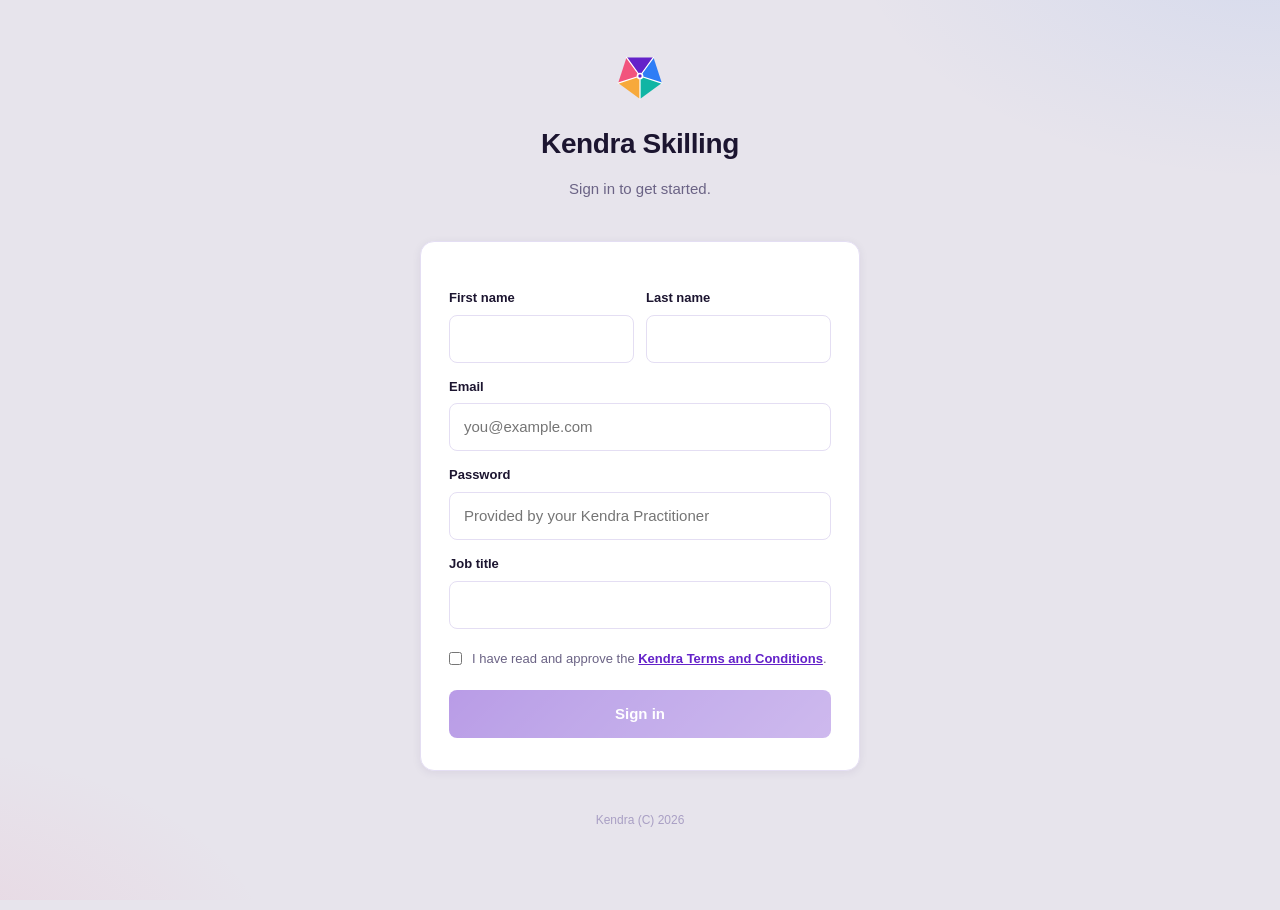
<file: index.html>
<!DOCTYPE html>
<html lang="en">
<head>
<meta charset="UTF-8">
<meta name="viewport" content="width=device-width, initial-scale=1.0">
<title>Kendra Skilling</title>
<link rel="icon" type="image/svg+xml" href="favicon.svg">
<style>
  *, *::before, *::after { box-sizing: border-box; margin: 0; padding: 0; }

  :root {
    --k-purple: #6422C9;
    --k-blue:   #2E7DF6;
    --k-teal:   #10B5A4;
    --k-gold:   #F7A93B;
    --k-coral:  #F2547D;

    --bg: #E7E4EC;
    --surface: #FFFFFF;
    --border: #E4DEF3;
    --text-primary: #1C1530;
    --text-secondary: #6B6385;
    --text-muted: #A99FC4;
    --accent: #6422C9;
    --accent-hover: #4E1AA0;
    --accent-light: #F1EAFB;
    --radius: 14px;
    --radius-sm: 8px;
    --shadow-card: 0 2px 10px rgba(38,18,80,.07);
    --font: 'Plus Jakarta Sans', -apple-system, BlinkMacSystemFont, 'Segoe UI', sans-serif;
    --transition: 180ms cubic-bezier(.4,0,.2,1);
  }

  @import url('https://fonts.googleapis.com/css2?family=Plus+Jakarta+Sans:wght@500;600;700;800&display=swap');

  body {
    font-family: var(--font);
    background:
      radial-gradient(720px 420px at 100% -8%, rgba(46,125,246,.10), transparent 60%),
      radial-gradient(640px 380px at -8% 108%, rgba(242,84,125,.10), transparent 60%),
      var(--bg);
    background-attachment: fixed;
    color: var(--text-primary);
    min-height: 100vh;
    line-height: 1.6;
    font-size: 15px;
    -webkit-font-smoothing: antialiased;
  }

  @keyframes markPulse {
    0%, 100% { transform: scale(1) rotate(0deg); }
    50% { transform: scale(1.05) rotate(3deg); }
  }
  @keyframes fadeInUp {
    from { opacity: 0; transform: translateY(14px); }
    to   { opacity: 1; transform: translateY(0); }
  }
  @media (prefers-reduced-motion: reduce) {
    *, *::before, *::after { animation-duration: .001ms !important; animation-iteration-count: 1 !important; transition-duration: .001ms !important; }
  }

  .app-shell {
    max-width: 860px;
    margin: 0 auto;
    padding: 48px 20px 80px;
  }

  .hub-header {
    text-align: center;
    margin-bottom: 40px;
    animation: fadeInUp 420ms cubic-bezier(.4,0,.2,1) both;
  }
  .hub-header .icon {
    margin-bottom: 18px;
    display: flex;
    justify-content: center;
  }
  .hub-header .icon svg {
    animation: markPulse 3.6s ease-in-out infinite;
  }
  .hub-header h1 {
    font-size: 28px;
    font-weight: 800;
    letter-spacing: -.4px;
    color: var(--text-primary);
    margin-bottom: 10px;
  }
  .hub-header p {
    color: var(--text-secondary);
    font-size: 15px;
    max-width: 480px;
    margin: 0 auto;
  }

  .hub-header p#hub-tip {
    margin-top: 6px;
    font-size: 13px;
    color: var(--text-muted);
  }

  .assessment-grid {
    display: grid;
    grid-template-columns: 1fr 1fr;
    gap: 20px;
  }
  @media (max-width: 640px) {
    .assessment-grid { grid-template-columns: 1fr; }
  }

  .assessment-card {
    background: var(--surface);
    border: 1px solid var(--border);
    border-radius: var(--radius);
    box-shadow: var(--shadow-card);
    padding: 32px 28px;
    display: flex;
    flex-direction: column;
    text-decoration: none;
    color: inherit;
    transition: transform var(--transition), box-shadow var(--transition), border-color var(--transition);
    animation: fadeInUp 480ms cubic-bezier(.4,0,.2,1) both;
  }
  .assessment-card:nth-child(2) { animation-delay: 60ms; }
  .assessment-card:hover {
    transform: translateY(-3px);
    box-shadow: 0 8px 24px rgba(38,18,80,.14);
    border-color: var(--card-color, var(--accent));
  }

  .card-icon {
    width: 52px;
    height: 52px;
    border-radius: var(--radius-sm);
    display: flex;
    align-items: center;
    justify-content: center;
    font-size: 24px;
    margin-bottom: 20px;
    background: linear-gradient(135deg, var(--card-color, var(--k-purple)) 0%, color-mix(in srgb, var(--card-color, var(--k-purple)) 55%, #fff) 100%);
    color: #fff;
  }

  .card-title {
    font-size: 18px;
    font-weight: 700;
    color: var(--text-primary);
    margin-bottom: 8px;
    letter-spacing: -.2px;
  }
  .card-desc {
    font-size: 14px;
    color: var(--text-secondary);
    line-height: 1.6;
    margin-bottom: 24px;
    flex: 1;
  }

  .card-cta {
    display: inline-flex;
    align-items: center;
    justify-content: center;
    gap: 8px;
    padding: 12px 20px;
    border-radius: var(--radius-sm);
    font-size: 14px;
    font-weight: 600;
    font-family: var(--font);
    background: linear-gradient(135deg, var(--card-color, var(--k-purple)), color-mix(in srgb, var(--card-color, var(--k-purple)) 70%, #fff));
    color: #fff;
    transition: all var(--transition);
  }
  .assessment-card:hover .card-cta {
    box-shadow: 0 4px 14px rgba(38,18,80,.22);
    transform: translateY(-1px);
  }

  .login-card {
    max-width: 440px;
    margin: 0 auto;
    background: var(--surface);
    border: 1px solid var(--border);
    border-radius: var(--radius);
    box-shadow: var(--shadow-card);
    padding: 32px 28px;
    animation: fadeInUp 480ms cubic-bezier(.4,0,.2,1) both;
  }
  .login-row { display: grid; grid-template-columns: 1fr 1fr; gap: 12px; }
  @media (max-width: 480px) { .login-row { grid-template-columns: 1fr; } }
  .login-card label.field-label {
    display: block;
    font-size: 13px;
    font-weight: 600;
    margin: 14px 0 6px;
  }
  .login-card input[type="text"],
  .login-card input[type="email"],
  .login-card input[type="password"] {
    width: 100%;
    padding: 11px 14px;
    border: 1.5px solid var(--border);
    border-radius: var(--radius-sm);
    font: inherit;
    color: var(--text-primary);
    background: var(--surface);
    transition: border-color var(--transition), box-shadow var(--transition);
  }
  .login-card input:focus {
    outline: none;
    border-color: var(--accent);
    box-shadow: 0 0 0 3px var(--accent-light);
  }
  .nda-label {
    display: flex;
    align-items: flex-start;
    gap: 10px;
    margin: 20px 0;
    font-size: 13px;
    color: var(--text-secondary);
    cursor: pointer;
  }
  .nda-label input { margin-top: 3px; accent-color: var(--accent); }
  .nda-label a { color: var(--accent); font-weight: 600; }
  .login-error {
    display: none;
    margin-top: 14px;
    font-size: 13px;
    color: var(--k-coral);
  }
  .login-error.visible { display: block; }
  .login-btn {
    width: 100%;
    border: none;
    cursor: pointer;
    padding: 12px 20px;
    border-radius: var(--radius-sm);
    font: inherit;
    font-weight: 600;
    color: #fff;
    background: linear-gradient(135deg, var(--k-purple), color-mix(in srgb, var(--k-purple) 70%, #fff));
    transition: all var(--transition);
  }
  .login-btn:disabled { opacity: .45; cursor: not-allowed; }

  .signed-in {
    text-align: center;
    margin-bottom: 24px;
    font-size: 13px;
    color: var(--text-secondary);
  }
  .signed-in button {
    background: none;
    border: none;
    font: inherit;
    font-weight: 600;
    color: var(--accent);
    cursor: pointer;
    text-decoration: underline;
    margin-left: 6px;
  }

  .status-badge {
    align-self: flex-start;
    margin-bottom: 12px;
    padding: 3px 10px;
    border-radius: 999px;
    font-size: 12px;
    font-weight: 600;
    background: var(--accent-light);
    color: var(--text-secondary);
  }
  .status-badge[hidden] { display: none; }
  .status-badge.in-progress { background: #FEF3DC; color: #8A5A00; }
  .status-badge.completed { background: #DDF6F2; color: #0B7468; }

  [hidden] { display: none !important; }

  .hub-footer {
    text-align: center;
    margin-top: 40px;
    font-size: 12px;
    color: var(--text-muted);
  }
</style>
</head>
<body>

<div class="app-shell">

  <div class="hub-header">
    <div class="icon">
      <svg class="kendra-mark" width="56" height="56" viewBox="0 0 200 200" aria-hidden="true">
        <path d="M100 100 L51.8 33.7 L148.2 33.7 Z" fill="#6422C9"/>
        <path d="M100 100 L148.2 33.7 L178 125.3 Z" fill="#2E7DF6"/>
        <path d="M100 100 L178 125.3 L100 182 Z" fill="#10B5A4"/>
        <path d="M100 100 L100 182 L22 125.3 Z" fill="#F7A93B"/>
        <path d="M100 100 L22 125.3 L51.8 33.7 Z" fill="#F2547D"/>
        <g stroke="#fff" stroke-width="4.5" stroke-linecap="round">
          <line x1="100" y1="100" x2="51.8" y2="33.7"/>
          <line x1="100" y1="100" x2="148.2" y2="33.7"/>
          <line x1="100" y1="100" x2="178" y2="125.3"/>
          <line x1="100" y1="100" x2="100" y2="182"/>
          <line x1="100" y1="100" x2="22" y2="125.3"/>
        </g>
        <circle cx="100" cy="100" r="12" fill="#fff"/>
        <circle cx="100" cy="100" r="6" fill="#6422C9"/>
      </svg>
    </div>
    <h1>Kendra Skilling</h1>
    <p id="hub-sub">Sign in to get started.</p>
    <p id="hub-tip" hidden>Tip: you can use the keyboard to answer the questions, no mouse needed.</p>
  </div>

  <div class="login-card" id="login-card">
    <div class="login-row">
      <div>
        <label class="field-label" for="first-name">First name</label>
        <input type="text" id="first-name" autocomplete="given-name">
      </div>
      <div>
        <label class="field-label" for="last-name">Last name</label>
        <input type="text" id="last-name" autocomplete="family-name">
      </div>
    </div>
    <label class="field-label" for="email">Email</label>
    <input type="email" id="email" placeholder="you@example.com" autocomplete="email">
    <label class="field-label" for="passcode" id="passcode-label">Password</label>
    <input type="password" id="passcode" placeholder="Provided by your Kendra Practitioner" autocomplete="off">
    <label class="field-label" for="job-title">Job title</label>
    <input type="text" id="job-title" list="job-titles" maxlength="80" autocomplete="organization-title">
    <datalist id="job-titles"></datalist>
    <label class="nda-label">
      <input type="checkbox" id="nda">
      <span>I have read and approve the <a href="nda/" target="_blank" rel="noopener">Kendra Terms and Conditions</a>.</span>
    </label>
    <button class="login-btn" id="login-btn" disabled>Sign in</button>
    <div class="login-error" id="login-error" role="alert"></div>
  </div>

  <div id="assessments" hidden>
    <div class="signed-in">Signed in as <strong id="signed-in-name"></strong><button type="button" id="sign-out">Sign out</button></div>
  <div class="assessment-grid">
    <a class="assessment-card" style="--card-color:#10B5A4;" href="self-assessment/">
      <div class="card-icon">📋</div>
      <span class="status-badge" id="status-self" hidden></span>
      <div class="card-title">Self Assessment</div>
      <div class="card-desc">A quick self-check across your technical skills. Rate yourself honestly across a set of statements, there's no right or wrong answer.</div>
      <span class="card-cta">Start Self Assessment →</span>
    </a>

    <a class="assessment-card" style="--card-color:#6422C9;" href="scenario-assessment/">
      <div class="card-icon">🧭</div>
      <span class="status-badge" id="status-scenario" hidden></span>
      <div class="card-title">Engineer Assessment</div>
      <div class="card-desc">Five real-world scenarios, each with a short series of questions. Read carefully and choose the response that best reflects how you'd approach the situation.</div>
      <span class="card-cta">Start Engineer Assessment →</span>
    </a>
    </div>
  </div>

  <div class="hub-footer">Kendra (C) 2026</div>

</div>


<script src="kendra-session.js"></script>
<script src="kendra-progress.js"></script>
<script>
  // Email + password are checked by the self-assessment's Apps Script backend; keep in sync with self-assessment/app.js.
  const VERIFY_URL = 'https://script.google.com/macros/s/AKfycbx0_yl9m3wZU8joyC1Q82nHS1Gt9YozaLYHbR16JOzm_K5aRpdPW4qSPQH02UxCz1YR/exec';

  // Receivers that hold each assessment's Progress tab; keep in sync with each app.js CONFIG.SUBMIT_URL.
  const PROGRESS_URLS = {
    self:     'https://script.google.com/macros/s/AKfycbyKFFcZ0jacQz80A9gFRxJcMQHT9oWj64-b11_a2Wt1HUiNSffln-zzQ_AuvCkWSKyF/exec',
    scenario: 'https://script.google.com/macros/s/AKfycbxaO4rGHSNYoEbL_5BJmBt9b8DTPfST6GbDmwsyPXiB0LfvGq5lRR1f6k8rzMCRAz3A/exec',
  };

  const $ = (id) => document.getElementById(id);
  const fields = ['first-name', 'last-name', 'email', 'passcode'].map($);
  const btn = $('login-btn');

  function badgeFor(p) {
    if (!p) return null;
    const retaking = p.status === 'in_progress' && p.completedAt;
    if (p.status === 'completed' || retaking) {
      return { cls: 'completed', text: retaking ? 'Completed · retake in progress' : 'Completed ✓' };
    }
    if (p.status === 'in_progress') {
      return { cls: 'in-progress', text: 'In progress' };
    }
    return null;
  }

  async function loadStatuses(login) {
    await Promise.all(Object.keys(PROGRESS_URLS).map(async (key) => {
      const badge = $('status-' + key);
      const info = badgeFor(await KendraProgress.load(PROGRESS_URLS[key], login.passcode, login.email));
      if (!info) return;
      badge.className = 'status-badge ' + info.cls;
      badge.textContent = info.text;
      badge.hidden = false;
    }));
  }

  function showAssessments(login) {
    $('login-card').hidden = true;
    $('assessments').hidden = false;
    $('signed-in-name').textContent = login.name;
    $('hub-sub').textContent = 'Choose an assessment below to get started.';
    $('hub-tip').hidden = false;
    loadStatuses(login);
  }

  function showLogin() {
    Object.keys(PROGRESS_URLS).forEach((key) => { $('status-' + key).hidden = true; });
    $('login-card').hidden = false;
    $('assessments').hidden = true;
    $('hub-sub').textContent = 'Sign in to get started.';
    $('hub-tip').hidden = true;
    $('first-name').focus();
  }

  function refreshBtn() {
    const [first, last, email, pass] = fields.map((f) => f.value.trim());
    btn.disabled = !(first && last && /^[^\s@]+@[^\s@]+\.[^\s@]+$/.test(email) && pass && $('nda').checked);
  }

  function showError(msg) {
    $('login-error').textContent = msg;
    $('login-error').classList.toggle('visible', !!msg);
  }

  // Job-title suggestions: the standard titles below are always offered, followed by titles many
  // participants share (from the Users sheet). Duplicates are merged, and a near-miss spelling of a
  // standard title (a typo) is shown as the correct standard title.
  const DEFAULT_TITLES = [
    'Intern',
    'Associate Software Engineer',
    'Software Engineer',
    'Senior Software Engineer',
    'Staff Engineer',
    'Principal Engineer',
    'Product Manager',
    'Senior Product Manager',
    'Principal Product Manager',
    'Engineering Manager',
    'Group Engineering Manager',
    'Director of Engineering',
  ];

  const titleKey = (t) => t.toLowerCase().replace(/[^a-z0-9]+/g, '');

  function editDistance(a, b) {
    let prev = Array.from({ length: b.length + 1 }, (_, j) => j);
    for (let i = 1; i <= a.length; i++) {
      const cur = [i];
      for (let j = 1; j <= b.length; j++) {
        cur[j] = Math.min(prev[j] + 1, cur[j - 1] + 1, prev[j - 1] + (a[i - 1] === b[j - 1] ? 0 : 1));
      }
      prev = cur;
    }
    return prev[b.length];
  }

  // The standard title this one is a typo of, or '' if it is not close to any. Needs the same number of
  // words, so a different level such as "Software Engineer II" is never folded into "Software Engineer".
  function standardTitleFor(title) {
    const key = titleKey(title);
    const words = title.trim().split(/\s+/).length;
    for (const std of DEFAULT_TITLES) {
      const sk = titleKey(std);
      if (key === sk) return std;
      if (std.split(' ').length !== words) continue;
      if (editDistance(key, sk) <= Math.max(1, Math.floor(sk.length / 6))) return std;
    }
    return '';
  }

  function buildTitleSuggestions(serverTitles) {
    const seen = new Set();
    const out = [];
    const add = (t) => {
      const k = titleKey(t);
      if (!k || seen.has(k)) return;
      seen.add(k);
      out.push(t);
    };
    DEFAULT_TITLES.forEach(add);
    serverTitles.forEach((t) => {
      t = String(t || '').replace(/\s+/g, ' ').trim();
      if (t) add(standardTitleFor(t) || t);
    });
    return out;
  }

  function fillTitleSuggestions(serverTitles) {
    const list = $('job-titles');
    list.innerHTML = '';
    buildTitleSuggestions(serverTitles).slice(0, 100).forEach((t) => {
      const o = document.createElement('option');
      o.value = t;
      list.appendChild(o);
    });
  }

  async function loadTitleSuggestions() {
    fillTitleSuggestions([]);   // the standard titles show even if the lookup below fails
    try {
      const res = await fetch(VERIFY_URL + '?action=titles');
      const data = await res.json();
      fillTitleSuggestions(data.titles || []);
    } catch (err) { /* ignore */ }
  }
  loadTitleSuggestions();

  // Returning visitors: once a valid email is typed, fill in the first name, last name and job title they
  // gave last time. Never the password. Only fields that are empty, or still hold an earlier pre-fill, are
  // touched, so nothing the person typed is overwritten. Changes are saved on a successful sign-in.
  const prefillFields = [
    ['first-name', 'firstName'],
    ['last-name', 'lastName'],
    ['job-title', 'title'],
  ];
  prefillFields.forEach(([id]) => {
    $(id).addEventListener('input', () => { $(id).dataset.prefilled = ''; });
  });
  let lastLookup = '';

  async function prefillProfile() {
    const email = $('email').value.trim();
    if (!/^[^\s@]+@[^\s@]+\.[^\s@]+$/.test(email) || email.toLowerCase() === lastLookup) return;
    lastLookup = email.toLowerCase();
    try {
      const res = await fetch(VERIFY_URL + '?action=profile&email=' + encodeURIComponent(email));
      if (!res.ok) return;
      const data = await res.json();
      if ($('email').value.trim().toLowerCase() !== lastLookup) return;   // email changed meanwhile
      prefillFields.forEach(([id, key]) => {
        const el = $(id);
        const value = String(data[key] || '').trim();
        if (value && (!el.value.trim() || el.dataset.prefilled === '1')) {
          el.value = value;
          el.dataset.prefilled = '1';
        }
      });
      refreshBtn();
    } catch (err) { /* ignore: typing the details by hand still works */ }
  }
  $('email').addEventListener('change', prefillProfile);
  $('email').addEventListener('blur', prefillProfile);

  async function verifyLogin(email, passcode, jobTitle, first, last) {
    let data;
    try {
      const res = await fetch(VERIFY_URL + '?action=verify&email=' + encodeURIComponent(email) +
                              '&password=' + encodeURIComponent(passcode) +
                              '&first=' + encodeURIComponent(first || '') +
                              '&last=' + encodeURIComponent(last || '') +
                              (jobTitle ? '&title=' + encodeURIComponent(jobTitle) : ''));
      if (!res.ok) throw new Error();
      data = await res.json();
    } catch (err) {
      throw new Error('Could not reach the assessment server. Check your connection and try again.');
    }
    if (data.error) {
      throw new Error(data.error);
    }
  }

  async function signIn() {
    if (btn.disabled) return;
    const [first, last, email, passcode] = fields.map((f) => f.value.trim());
    const jobTitle = $('job-title').value.trim().replace(/\s+/g, ' ');
    btn.disabled = true;
    btn.textContent = 'Signing in…';
    showError('');
    try {
      await verifyLogin(email, passcode, jobTitle, first, last);
    } catch (err) {
      showError(err.message);
      btn.textContent = 'Sign in';
      refreshBtn();
      return;
    }
    const login = {
      firstName: first,
      lastName: last,
      name: first + ' ' + last,
      email: email,
      passcode: passcode,
      ndaApprovedAt: new Date().toISOString(),
    };
    KendraSession.set(login);
    $('passcode').value = '';
    btn.textContent = 'Sign in';
    showAssessments(login);
  }

  fields.forEach((f) => {
    f.addEventListener('input', refreshBtn);
    f.addEventListener('keydown', (e) => { if (e.key === 'Enter') signIn(); });
  });
  $('job-title').addEventListener('keydown', (e) => { if (e.key === 'Enter') signIn(); });
  $('nda').addEventListener('change', refreshBtn);
  btn.addEventListener('click', signIn);
  $('sign-out').addEventListener('click', () => {
    KendraSession.clear();
    showLogin();
  });

  const existing = KendraSession.get();
  if (existing) {
    showAssessments(existing);
  } else {
    refreshBtn();
  }
</script>
</body>
</html>
</file>
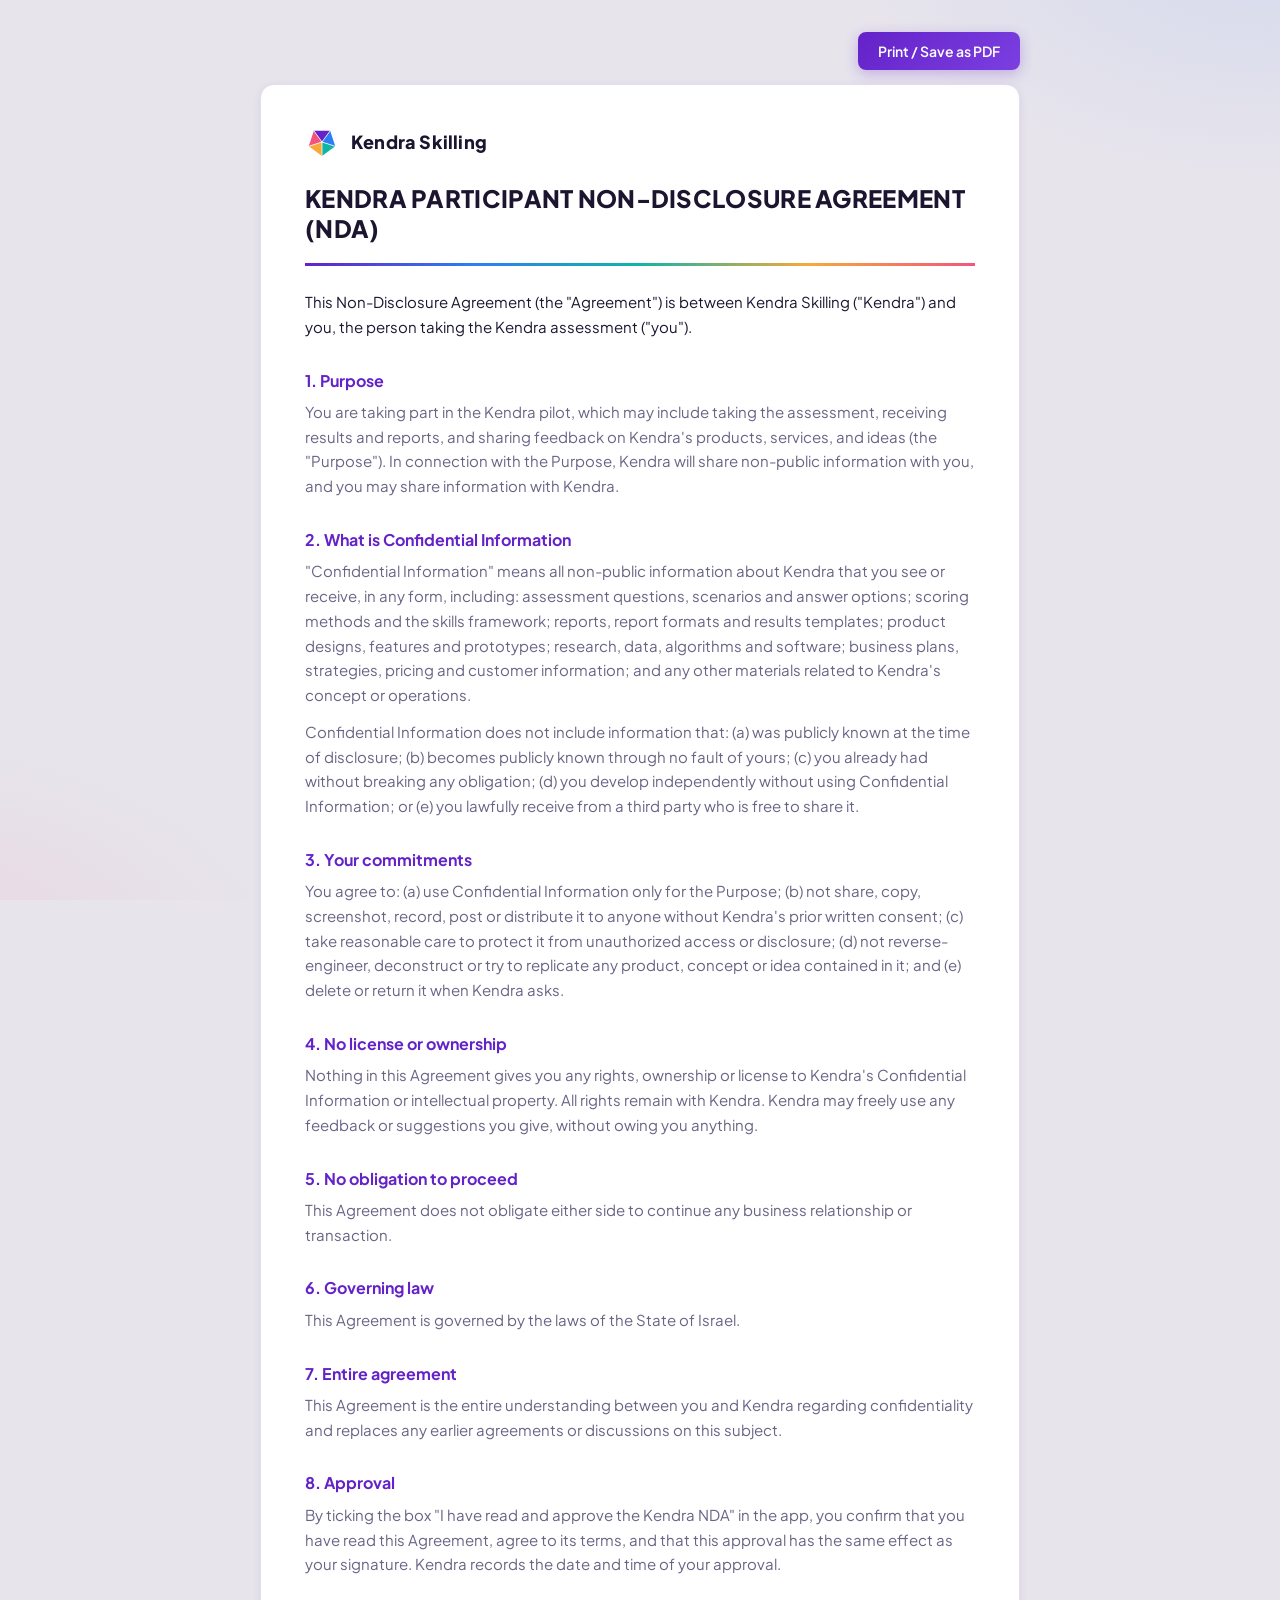
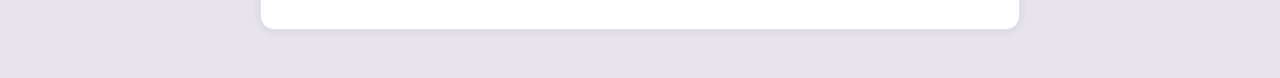
<file: nda/index.html>
<!DOCTYPE html>
<html lang="en">
<head>
<meta charset="UTF-8">
<meta name="viewport" content="width=device-width, initial-scale=1.0">
<title>Kendra Participant NDA</title>
<link rel="icon" type="image/svg+xml" href="../favicon.svg">
<link rel="preconnect" href="https://fonts.googleapis.com">
<link rel="stylesheet" href="https://fonts.googleapis.com/css2?family=Plus+Jakarta+Sans:wght@500;600;700;800&display=swap">
<style>
  *, *::before, *::after { box-sizing: border-box; margin: 0; padding: 0; }

  :root {
    --k-purple: #6422C9;
    --k-blue:   #2E7DF6;
    --k-teal:   #10B5A4;
    --k-gold:   #F7A93B;
    --k-coral:  #F2547D;

    --bg: #E7E4EC;
    --surface: #FFFFFF;
    --border: #E4DEF3;
    --text-primary: #1C1530;
    --text-secondary: #6B6385;
    --accent: #6422C9;
    --accent-hover: #4E1AA0;
    --radius: 14px;
    --radius-sm: 8px;
    --shadow-card: 0 2px 10px rgba(38,18,80,.07);
    --font: 'Plus Jakarta Sans', -apple-system, BlinkMacSystemFont, 'Segoe UI', sans-serif;
  }

  body {
    font-family: var(--font);
    background:
      radial-gradient(720px 420px at 100% -8%, rgba(46,125,246,.10), transparent 60%),
      radial-gradient(640px 380px at -8% 108%, rgba(242,84,125,.10), transparent 60%),
      var(--bg);
    background-attachment: fixed;
    color: var(--text-primary);
    min-height: 100vh;
    line-height: 1.65;
    font-size: 15px;
    -webkit-font-smoothing: antialiased;
    padding: 32px 16px 48px;
  }

  .page { max-width: 760px; margin: 0 auto; }

  .toolbar {
    display: flex;
    justify-content: flex-end;
    margin-bottom: 14px;
  }
  .btn {
    display: inline-flex;
    align-items: center;
    gap: 8px;
    padding: 10px 20px;
    border-radius: var(--radius-sm);
    border: none;
    background: linear-gradient(135deg, var(--k-purple), #7B3FE0);
    color: #fff;
    font-family: var(--font);
    font-size: 14px;
    font-weight: 600;
    cursor: pointer;
    box-shadow: 0 4px 14px rgba(100,34,201,.28);
    transition: background 180ms, box-shadow 180ms;
  }
  .btn:hover {
    background: linear-gradient(135deg, var(--accent-hover), var(--k-purple));
    box-shadow: 0 6px 18px rgba(100,34,201,.36);
  }

  .card {
    background: var(--surface);
    border: 1px solid var(--border);
    border-radius: var(--radius);
    box-shadow: var(--shadow-card);
    padding: 40px 44px;
  }

  .brand {
    display: flex;
    align-items: center;
    gap: 12px;
    margin-bottom: 24px;
  }
  .brand-name { font-size: 18px; font-weight: 800; letter-spacing: .2px; }

  h1 {
    font-size: 24px;
    font-weight: 800;
    line-height: 1.25;
    letter-spacing: .3px;
    text-transform: uppercase;
    padding-bottom: 20px;
    margin-bottom: 24px;
    border-bottom: 3px solid transparent;
    border-image: linear-gradient(90deg, var(--k-purple), var(--k-blue), var(--k-teal), var(--k-gold), var(--k-coral)) 1;
  }

  h2 {
    font-size: 16px;
    font-weight: 700;
    color: var(--k-purple);
    margin: 28px 0 6px;
  }

  p { color: var(--text-secondary); margin-bottom: 12px; }
  p strong, .intro { color: var(--text-primary); }

  @media (max-width: 560px) {
    body { padding: 16px 12px 32px; }
    .card { padding: 28px 22px; }
    h1 { font-size: 20px; }
  }

  @media print {
    body { background: #fff; padding: 0; font-size: 11.5pt; }
    .toolbar { display: none; }
    .card { border: none; box-shadow: none; padding: 0; }
    h2 { break-after: avoid; }
    p { break-inside: avoid; color: #000; }
    .brand-name, h1, h2 { -webkit-print-color-adjust: exact; print-color-adjust: exact; }
    @page { margin: 20mm; }
  }
</style>
</head>
<body>

<svg width="0" height="0" style="position:absolute" aria-hidden="true">
  <defs>
    <symbol id="kendra-mark" viewBox="0 0 200 200">
      <path d="M100 100 L51.8 33.7 L148.2 33.7 Z" fill="#6422C9"/>
      <path d="M100 100 L148.2 33.7 L178 125.3 Z" fill="#2E7DF6"/>
      <path d="M100 100 L178 125.3 L100 182 Z" fill="#10B5A4"/>
      <path d="M100 100 L100 182 L22 125.3 Z" fill="#F7A93B"/>
      <path d="M100 100 L22 125.3 L51.8 33.7 Z" fill="#F2547D"/>
      <g stroke="#fff" stroke-width="4.5" stroke-linecap="round">
        <line x1="100" y1="100" x2="51.8" y2="33.7"/>
        <line x1="100" y1="100" x2="148.2" y2="33.7"/>
        <line x1="100" y1="100" x2="178" y2="125.3"/>
        <line x1="100" y1="100" x2="100" y2="182"/>
        <line x1="100" y1="100" x2="22" y2="125.3"/>
      </g>
    </symbol>
  </defs>
</svg>

<div class="page">
  <div class="toolbar">
    <button class="btn" type="button" onclick="window.print()">Print / Save as PDF</button>
  </div>

  <main class="card">
    <div class="brand">
      <svg width="34" height="34" viewBox="0 0 200 200"><use href="#kendra-mark"/></svg>
      <span class="brand-name">Kendra Skilling</span>
    </div>

    <h1>Kendra Participant Non-Disclosure Agreement (NDA)</h1>

    <p class="intro">This Non-Disclosure Agreement (the "Agreement") is between Kendra Skilling ("Kendra") and you, the person taking the Kendra assessment ("you").</p>

    <h2>1. Purpose</h2>
    <p>You are taking part in the Kendra pilot, which may include taking the assessment, receiving results and reports, and sharing feedback on Kendra's products, services, and ideas (the "Purpose"). In connection with the Purpose, Kendra will share non-public information with you, and you may share information with Kendra.</p>

    <h2>2. What is Confidential Information</h2>
    <p>"Confidential Information" means all non-public information about Kendra that you see or receive, in any form, including: assessment questions, scenarios and answer options; scoring methods and the skills framework; reports, report formats and results templates; product designs, features and prototypes; research, data, algorithms and software; business plans, strategies, pricing and customer information; and any other materials related to Kendra's concept or operations.</p>
    <p>Confidential Information does not include information that: (a) was publicly known at the time of disclosure; (b) becomes publicly known through no fault of yours; (c) you already had without breaking any obligation; (d) you develop independently without using Confidential Information; or (e) you lawfully receive from a third party who is free to share it.</p>

    <h2>3. Your commitments</h2>
    <p>You agree to: (a) use Confidential Information only for the Purpose; (b) not share, copy, screenshot, record, post or distribute it to anyone without Kendra's prior written consent; (c) take reasonable care to protect it from unauthorized access or disclosure; (d) not reverse-engineer, deconstruct or try to replicate any product, concept or idea contained in it; and (e) delete or return it when Kendra asks.</p>

    <h2>4. No license or ownership</h2>
    <p>Nothing in this Agreement gives you any rights, ownership or license to Kendra's Confidential Information or intellectual property. All rights remain with Kendra. Kendra may freely use any feedback or suggestions you give, without owing you anything.</p>

    <h2>5. No obligation to proceed</h2>
    <p>This Agreement does not obligate either side to continue any business relationship or transaction.</p>

    <h2>6. Governing law</h2>
    <p>This Agreement is governed by the laws of the State of Israel.</p>

    <h2>7. Entire agreement</h2>
    <p>This Agreement is the entire understanding between you and Kendra regarding confidentiality and replaces any earlier agreements or discussions on this subject.</p>

    <h2>8. Approval</h2>
    <p>By ticking the box "I have read and approve the Kendra NDA" in the app, you confirm that you have read this Agreement, agree to its terms, and that this approval has the same effect as your signature. Kendra records the date and time of your approval.</p>
  </main>
</div>

</body>
</html>
</file>
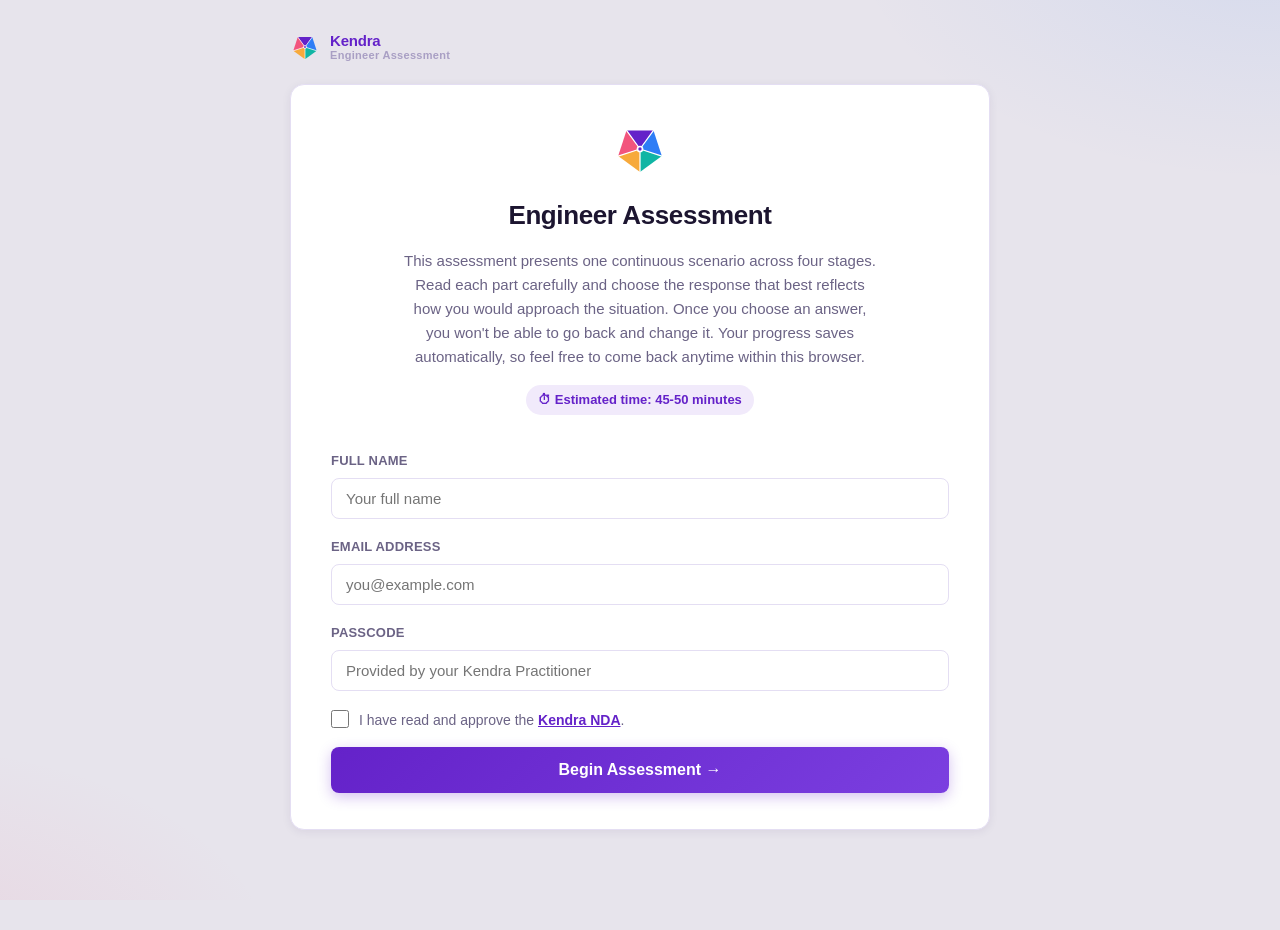
<file: scenario-assessment-sunny-bay/index.html>
<!DOCTYPE html>
<html lang="en">
<head>
<meta charset="UTF-8">
<meta name="viewport" content="width=device-width, initial-scale=1.0">
<title>Kendra Engineer Assessment</title>
<link rel="icon" type="image/svg+xml" href="favicon.svg">
<link rel="stylesheet" href="style.css">
</head>
<body>

<!-- Kendra Focal Pentagon mark, shared defs -->
<svg width="0" height="0" style="position:absolute" aria-hidden="true">
  <defs>
    <symbol id="kendra-mark" viewBox="0 0 200 200">
      <path d="M100 100 L51.8 33.7 L148.2 33.7 Z" fill="#6422C9"/>
      <path d="M100 100 L148.2 33.7 L178 125.3 Z" fill="#2E7DF6"/>
      <path d="M100 100 L178 125.3 L100 182 Z" fill="#10B5A4"/>
      <path d="M100 100 L100 182 L22 125.3 Z" fill="#F7A93B"/>
      <path d="M100 100 L22 125.3 L51.8 33.7 Z" fill="#F2547D"/>
      <g stroke="#fff" stroke-width="4.5" stroke-linecap="round">
        <line x1="100" y1="100" x2="51.8" y2="33.7"/>
        <line x1="100" y1="100" x2="148.2" y2="33.7"/>
        <line x1="100" y1="100" x2="178" y2="125.3"/>
        <line x1="100" y1="100" x2="100" y2="182"/>
        <line x1="100" y1="100" x2="22" y2="125.3"/>
      </g>
      <circle cx="100" cy="100" r="12" fill="#fff"/>
      <circle cx="100" cy="100" r="6" fill="#6422C9"/>
    </symbol>
  </defs>
</svg>

<div class="app-shell">

  <div class="app-header">
    <svg width="30" height="30" viewBox="0 0 200 200"><use href="#kendra-mark"/></svg>
    <div class="app-header-text">
      <div class="app-header-title">Kendra</div>
      <div class="app-header-sub">Engineer Assessment</div>
    </div>
  </div>

  <!-- ── WELCOME ── -->
  <div id="screen-welcome" class="screen active">
    <div class="card">
      <div class="welcome-header">
        <div class="icon"><svg class="kendra-mark" width="56" height="56" viewBox="0 0 200 200"><use href="#kendra-mark"/></svg></div>
        <h1>Engineer Assessment</h1>
        <p>This assessment presents one continuous scenario across four stages. Read each part carefully and choose the response that best reflects how you would approach the situation. Once you choose an answer, you won't be able to go back and change it. Your progress saves automatically, so feel free to come back anytime within this browser.</p>
        <div class="time-badge">⏱ Estimated time: 45-50 minutes</div>
      </div>

      <div class="resume-notice" id="resume-notice">
        <strong>Welcome back!</strong> You have a saved session, your progress has been restored. You can continue where you left off.
      </div>

      <div class="load-error" id="load-error"></div>

      <div class="field">
        <label for="input-name">Full Name</label>
        <input type="text" id="input-name" placeholder="Your full name" autocomplete="name">
        <div class="field-error" id="error-name">Please enter your name.</div>
      </div>
      <div class="field">
        <label for="input-email">Email Address</label>
        <input type="email" id="input-email" placeholder="you@example.com" autocomplete="email">
        <div class="field-error" id="error-email">Please enter a valid email address.</div>
      </div>
      <div class="field" id="field-passcode">
        <label for="input-passcode">Passcode</label>
        <input type="password" id="input-passcode" placeholder="Provided by your Kendra Practitioner" autocomplete="off">
        <div class="field-error" id="error-passcode">Please enter the passcode.</div>
      </div>

      <div class="nda-check">
        <label class="nda-label">
          <input type="checkbox" id="input-nda">
          <span>I have read and approve the <a href="../nda/" target="_blank" rel="noopener">Kendra NDA</a>.</span>
        </label>
        <div class="field-error" id="error-nda">Please approve the Kendra NDA to continue.</div>
      </div>

      <button class="btn btn-primary" id="btn-begin">
        <span id="begin-label">Begin Assessment →</span>
        <span class="spinner" id="begin-spinner"></span>
      </button>
    </div>
  </div>

  <!-- ── SCENARIO (rendered dynamically) ── -->
  <div id="screen-scenario" class="screen">
    <!-- populated by JS -->
  </div>

  <!-- ── THANK YOU ── -->
  <div id="screen-thankyou" class="screen">
    <div class="card">
      <div class="thankyou-center">
        <div class="confetti-field" id="confetti-field"></div>
        <div class="thankyou-icon"><svg width="64" height="64" viewBox="0 0 200 200"><use href="#kendra-mark"/></svg></div>
        <h2 id="thankyou-name">Thank you!</h2>
        <p>Thanks for completing this assessment.<br>Please make sure you have completed both the Self Assessment and the Engineer Assessment. Your Kendra Profile will be prepared once both are done and shared with you shortly thereafter.</p>
        <div class="saved-indicator saved-indicator-pending" id="save-indicator" aria-live="polite"></div>
        <a class="btn btn-primary" id="btn-done" href="../" style="margin-top:12px;display:none;">Done</a>
      </div>
    </div>
  </div>

</div><!-- /app-shell -->

<!-- ── Image lightbox (click-to-enlarge the top question image) ── -->
<div class="image-lightbox" id="image-lightbox" aria-hidden="true">
  <div id="image-lightbox-content"></div>
</div>

<script src="app.js"></script>
</body>
</html>
</file>
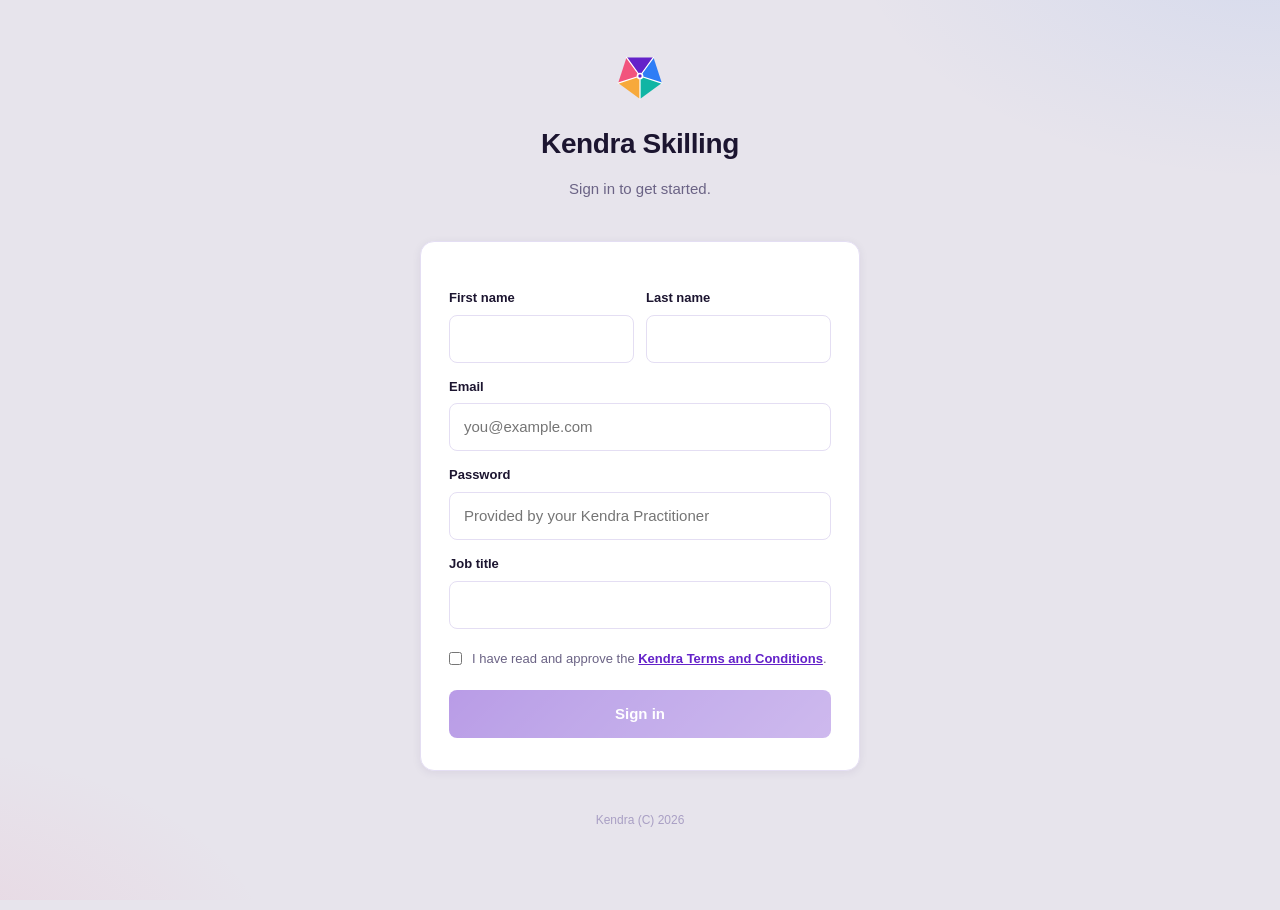
<file: scenario-assessment/index.html>
<!DOCTYPE html>
<html lang="en">
<head>
<meta charset="UTF-8">
<meta name="viewport" content="width=device-width, initial-scale=1.0">
<title>Kendra Engineer Assessment</title>
<link rel="icon" type="image/svg+xml" href="favicon.svg">
<link rel="stylesheet" href="style.css">
</head>
<body>

<!-- Kendra Focal Pentagon mark, shared defs -->
<svg width="0" height="0" style="position:absolute" aria-hidden="true">
  <defs>
    <symbol id="kendra-mark" viewBox="0 0 200 200">
      <path d="M100 100 L51.8 33.7 L148.2 33.7 Z" fill="#6422C9"/>
      <path d="M100 100 L148.2 33.7 L178 125.3 Z" fill="#2E7DF6"/>
      <path d="M100 100 L178 125.3 L100 182 Z" fill="#10B5A4"/>
      <path d="M100 100 L100 182 L22 125.3 Z" fill="#F7A93B"/>
      <path d="M100 100 L22 125.3 L51.8 33.7 Z" fill="#F2547D"/>
      <g stroke="#fff" stroke-width="4.5" stroke-linecap="round">
        <line x1="100" y1="100" x2="51.8" y2="33.7"/>
        <line x1="100" y1="100" x2="148.2" y2="33.7"/>
        <line x1="100" y1="100" x2="178" y2="125.3"/>
        <line x1="100" y1="100" x2="100" y2="182"/>
        <line x1="100" y1="100" x2="22" y2="125.3"/>
      </g>
      <circle cx="100" cy="100" r="12" fill="#fff"/>
      <circle cx="100" cy="100" r="6" fill="#6422C9"/>
    </symbol>
  </defs>
</svg>

<div class="app-shell">

  <div class="app-header">
    <svg width="30" height="30" viewBox="0 0 200 200"><use href="#kendra-mark"/></svg>
    <div class="app-header-text">
      <div class="app-header-title">Kendra</div>
      <div class="app-header-sub">Engineer Assessment</div>
    </div>
  </div>

  <!-- ── WELCOME ── -->
  <div id="screen-welcome" class="screen active">
    <div class="card">
      <div class="welcome-header">
        <div class="icon"><svg class="kendra-mark" width="56" height="56" viewBox="0 0 200 200"><use href="#kendra-mark"/></svg></div>
        <h1>Engineer Assessment</h1>
        <p>This assessment presents five real-world scenarios. Read each carefully and choose the response that best reflects how you would approach the situation. Once you choose an answer, you won't be able to go back and change it. Your progress saves automatically, so feel free to come back anytime.</p>
        <div class="time-badge">⏱ Estimated time: 50-60 minutes</div>
      </div>

      <div class="resume-notice" id="resume-notice">
        <strong>Welcome back!</strong> You have a saved session, your progress has been restored. You can continue where you left off.
      </div>

      <div class="load-error" id="load-error"></div>

      <div class="field">
        <label for="input-name">Full Name</label>
        <input type="text" id="input-name" placeholder="Your full name" autocomplete="name">
        <div class="field-error" id="error-name">Please enter your name.</div>
      </div>
      <div class="field">
        <label for="input-email">Email Address</label>
        <input type="email" id="input-email" placeholder="you@example.com" autocomplete="email">
        <div class="field-error" id="error-email">Please enter a valid email address.</div>
      </div>
      <div class="field" id="field-passcode">
        <label for="input-passcode">Passcode</label>
        <input type="password" id="input-passcode" placeholder="Provided by your Kendra Practitioner" autocomplete="off">
        <div class="field-error" id="error-passcode">Please enter the passcode.</div>
      </div>

      <div class="nda-check">
        <label class="nda-label">
          <input type="checkbox" id="input-nda">
          <span>I have read and approve the <a href="../nda/" target="_blank" rel="noopener">Kendra NDA</a>.</span>
        </label>
        <div class="field-error" id="error-nda">Please approve the Kendra NDA to continue.</div>
      </div>

      <button class="btn btn-primary" id="btn-begin">
        <span id="begin-label">Begin Assessment →</span>
        <span class="spinner" id="begin-spinner"></span>
      </button>
    </div>
  </div>

  <!-- ── SCENARIO (rendered dynamically) ── -->
  <div id="screen-scenario" class="screen">
    <!-- populated by JS -->
  </div>

  <!-- ── THANK YOU ── -->
  <div id="screen-thankyou" class="screen">
    <div class="card">
      <div class="thankyou-center">
        <div class="confetti-field" id="confetti-field"></div>
        <div class="thankyou-icon"><svg width="64" height="64" viewBox="0 0 200 200"><use href="#kendra-mark"/></svg></div>
        <h2 id="thankyou-name">Thank you!</h2>
        <p>Thanks for completing this assessment.<br>Please make sure you have completed both the Self Assessment and the Engineer Assessment. Your Kendra Profile will be prepared once both are done and shared with you shortly thereafter.</p>
        <div class="saved-indicator saved-indicator-pending" id="save-indicator" aria-live="polite"></div>
        <a class="btn btn-primary" id="btn-done" href="../" style="margin-top:12px;display:none;">Done</a>
      </div>
    </div>
  </div>

</div><!-- /app-shell -->

<script src="../kendra-session.js"></script>
<script src="../kendra-progress.js"></script>
<script src="app.js"></script>
</body>
</html>
</file>
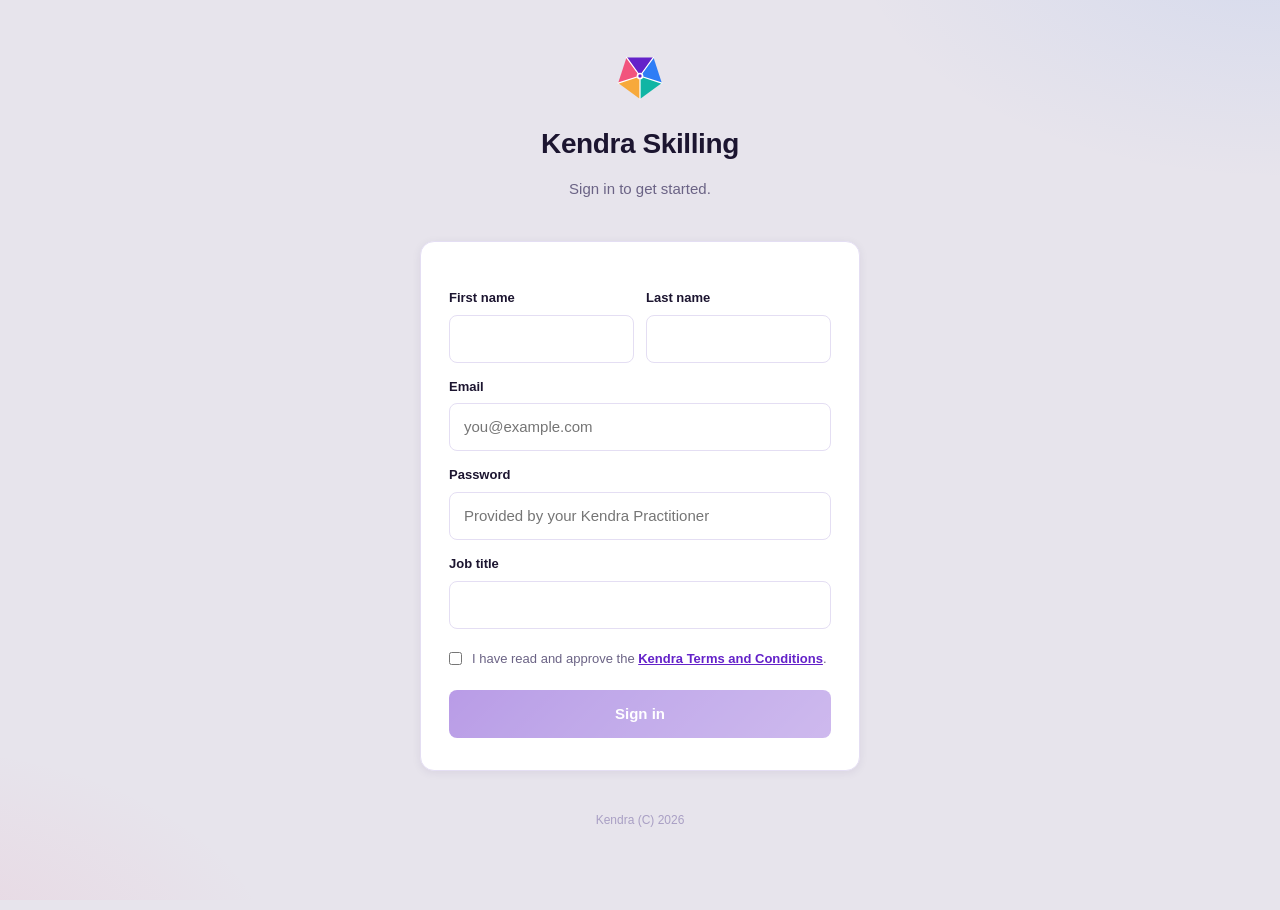
<file: self-assessment/index.html>
<!DOCTYPE html>
<html lang="en">
<head>
  <meta charset="UTF-8" />
  <meta name="viewport" content="width=device-width, initial-scale=1.0" />
  <title>Kendra Skilling</title>
 <link rel="icon" type="image/svg+xml" href="favicon.svg">
  <meta name="description" content="A self-reflection questionnaire covering 11 key software engineering skill areas." />

  <link rel="preconnect" href="https://fonts.googleapis.com" />
  <link rel="preconnect" href="https://fonts.gstatic.com" crossorigin />
  <link
    href="https://fonts.googleapis.com/css2?family=Libre+Baskerville:ital,wght@0,400;0,700;1,400&family=DM+Sans:opsz,wght@9..40,300;9..40,400;9..40,500;9..40,600&display=swap"
    rel="stylesheet"
  />
  <link rel="stylesheet" href="style.css" />
</head>
<body>
  <div id="app">
    <div id="screen-container"></div>
  </div>
  <div id="toast" class="toast" role="status" aria-live="polite"></div>
  <script src="../kendra-session.js"></script>
  <script src="../kendra-progress.js"></script>
  <script src="app.js"></script>
</body>
</html>
</file>
<file: scenario-assessment-sunny-bay/style.css>
/* ── Reset & base ── */
*, *::before, *::after { box-sizing: border-box; margin: 0; padding: 0; }

:root {
  /* Kendra brand, Focal Five */
  --k-purple: #6422C9;
  --k-blue:   #2E7DF6;
  --k-teal:   #10B5A4;
  --k-gold:   #F7A93B;
  --k-coral:  #F2547D;

  --bg: #E7E4EC;
  --surface: #FFFFFF;
  --border: #E4DEF3;
  --text-primary: #1C1530;
  --text-secondary: #6B6385;
  --text-muted: #A99FC4;
  --accent: #6422C9;
  --accent-hover: #4E1AA0;
  --accent-light: #F1EAFB;
  --success: #10B5A4;
  --success-light: #E3F7F4;
  --warning: #C97A0E;
  --warning-light: #FDF0DA;
  --skip-color: #8B81AB;
  --skipped-bg: #F3F0FA;
  --radius: 14px;
  --radius-sm: 8px;
  --shadow: 0 1px 3px rgba(38,18,80,.08), 0 4px 20px rgba(38,18,80,.07);
  --shadow-card: 0 2px 10px rgba(38,18,80,.07);
  --font: 'Plus Jakarta Sans', -apple-system, BlinkMacSystemFont, 'Segoe UI', sans-serif;
  --mono: 'JetBrains Mono', 'Fira Code', monospace;
  --transition: 180ms cubic-bezier(.4,0,.2,1);
}

@import url('https://fonts.googleapis.com/css2?family=Plus+Jakarta+Sans:wght@500;600;700;800&display=swap');

html { scroll-behavior: smooth; }

body {
  font-family: var(--font);
  background:
    radial-gradient(720px 420px at 100% -8%, rgba(46,125,246,.10), transparent 60%),
    radial-gradient(640px 380px at -8% 108%, rgba(242,84,125,.10), transparent 60%),
    var(--bg);
  background-attachment: fixed;
  color: var(--text-primary);
  min-height: 100vh;
  line-height: 1.6;
  font-size: 15px;
  -webkit-font-smoothing: antialiased;
}

@media (prefers-reduced-motion: reduce) {
  *, *::before, *::after { animation-duration: .001ms !important; animation-iteration-count: 1 !important; transition-duration: .001ms !important; scroll-behavior: auto !important; }
}

/* ── Kendra pentagon mark (shared defs) ── */
.kendra-mark { display: block; }
@keyframes markPulse {
  0%, 100% { transform: scale(1) rotate(0deg); }
  50% { transform: scale(1.05) rotate(3deg); }
}
@keyframes fadeInUp {
  from { opacity: 0; transform: translateY(14px); }
  to   { opacity: 1; transform: translateY(0); }
}
@keyframes popIn {
  0% { opacity: 0; transform: scale(.85); }
  60% { opacity: 1; transform: scale(1.04); }
  100% { transform: scale(1); }
}
@keyframes confettiFall {
  0%   { transform: translateY(-20px) rotate(0deg); opacity: 1; }
  100% { transform: translateY(240px) rotate(280deg); opacity: 0; }
}

/* ── Layout shell ── */
.app-shell {
  max-width: 740px;
  margin: 0 auto;
  padding: 32px 20px 80px;
}

/* ── Persistent Kendra header ── */
.app-header {
  display: flex;
  align-items: center;
  gap: 10px;
  margin-bottom: 22px;
}
.app-header svg { flex-shrink: 0; }
.app-header-text { display: flex; flex-direction: column; line-height: 1.15; }
.app-header-title {
  font-size: 15px;
  font-weight: 800;
  letter-spacing: -.2px;
  color: var(--k-purple);
}
.app-header-sub {
  font-size: 11px;
  font-weight: 600;
  letter-spacing: .3px;
  color: var(--text-muted);
}

/* ── Screen visibility ── */
.screen { display: none; }
.screen.active { display: block; }

/* ── Card ── */
.card {
  background: var(--surface);
  border: 1px solid var(--border);
  border-radius: var(--radius);
  box-shadow: var(--shadow-card);
  padding: 36px 40px;
  margin-bottom: 20px;
  animation: fadeInUp 420ms cubic-bezier(.4,0,.2,1) both;
}
@media (max-width: 600px) {
  .card { padding: 24px 20px; }
}

/* ── Welcome screen ── */
.welcome-header {
  text-align: center;
  margin-bottom: 36px;
}
.welcome-header .icon {
  margin-bottom: 18px;
  display: flex;
  justify-content: center;
}
.welcome-header .icon svg {
  animation: markPulse 3.6s ease-in-out infinite;
}
.welcome-header h1 {
  font-size: 26px;
  font-weight: 700;
  letter-spacing: -.4px;
  color: var(--text-primary);
  margin-bottom: 12px;
}
.welcome-header p {
  color: var(--text-secondary);
  font-size: 15px;
  max-width: 480px;
  margin: 0 auto 16px;
}
.time-badge {
  display: inline-flex;
  align-items: center;
  gap: 6px;
  background: var(--accent-light);
  color: var(--accent);
  font-size: 13px;
  font-weight: 600;
  padding: 5px 12px;
  border-radius: 20px;
}
.resume-notice {
  background: var(--warning-light);
  border: 1px solid #F3D391;
  border-radius: var(--radius-sm);
  padding: 12px 16px;
  font-size: 13px;
  color: var(--warning);
  margin-bottom: 20px;
  display: none;
}
.resume-notice.visible { display: block; }

/* ── Form fields ── */
.field { margin-bottom: 18px; }
.field label {
  display: block;
  font-size: 13px;
  font-weight: 600;
  color: var(--text-secondary);
  margin-bottom: 6px;
  letter-spacing: .2px;
  text-transform: uppercase;
}
.field input {
  width: 100%;
  padding: 11px 14px;
  border: 1.5px solid var(--border);
  border-radius: var(--radius-sm);
  font-size: 15px;
  font-family: var(--font);
  color: var(--text-primary);
  background: var(--surface);
  outline: none;
  transition: border-color var(--transition), box-shadow var(--transition);
}
.field input:focus {
  border-color: var(--accent);
  box-shadow: 0 0 0 3px rgba(100,34,201,.14);
}
.field input.error { border-color: #DC2626; }
.field-error {
  font-size: 12px;
  color: #DC2626;
  margin-top: 4px;
  display: none;
}
.field-error.visible { display: block; }

/* ── Buttons ── */
.btn {
  display: inline-flex;
  align-items: center;
  justify-content: center;
  gap: 8px;
  padding: 12px 24px;
  border-radius: var(--radius-sm);
  font-size: 15px;
  font-weight: 600;
  font-family: var(--font);
  cursor: pointer;
  border: none;
  transition: all var(--transition);
  text-decoration: none;
}
.btn-primary {
  background: linear-gradient(135deg, var(--k-purple), #7B3FE0);
  color: #fff;
  width: 100%;
  margin-top: 8px;
  padding: 14px 24px;
  font-size: 16px;
  box-shadow: 0 4px 14px rgba(100,34,201,.28);
}
.btn-primary:hover {
  background: linear-gradient(135deg, var(--accent-hover), var(--k-purple));
  box-shadow: 0 6px 18px rgba(100,34,201,.36);
  transform: translateY(-1px);
}
.btn-primary:active { transform: translateY(0); }
.btn-primary:disabled {
  opacity: .5;
  cursor: not-allowed;
  transform: none;
}
.btn-secondary {
  background: transparent;
  color: var(--text-secondary);
  border: 1.5px solid var(--border);
  padding: 10px 20px;
}
.btn-secondary:hover {
  background: var(--bg);
  color: var(--text-primary);
}
.btn-ghost {
  background: transparent;
  color: var(--text-muted);
  padding: 6px 12px;
  font-size: 13px;
  border: none;
}
.btn-ghost:hover { color: var(--text-secondary); }

/* ── Scenario screen ── */
.scenario-topbar {
  display: flex;
  align-items: center;
  justify-content: space-between;
  margin-bottom: 24px;
}
.progress-dots {
  display: flex;
  align-items: center;
  gap: 8px;
}
.dot {
  width: 10px;
  height: 10px;
  border-radius: 50%;
  background: var(--border);
  transition: all var(--transition);
}
.dot.completed { background: var(--dot-color, var(--accent)); }
.dot.current {
  background: var(--dot-color, var(--accent));
  box-shadow: 0 0 0 3px color-mix(in srgb, var(--dot-color, var(--accent)) 22%, transparent);
  width: 13px;
  height: 13px;
  animation: markPulse 1.8s ease-in-out infinite;
}
/* Focal Five, each stage dot takes its own brand colour */
.dot:nth-child(1) { --dot-color: var(--k-purple); }
.dot:nth-child(2) { --dot-color: var(--k-blue); }
.dot:nth-child(3) { --dot-color: var(--k-teal); }
.dot:nth-child(4) { --dot-color: var(--k-gold); }
.dot:nth-child(5) { --dot-color: var(--k-coral); }
.scenario-label {
  font-size: 13px;
  color: var(--text-muted);
  font-weight: 500;
}
.save-exit-btn {
  font-size: 13px;
  font-weight: 700;
  color: var(--accent);
  background: var(--accent-light);
  border: 1.5px solid color-mix(in srgb, var(--accent) 28%, transparent);
  border-radius: var(--radius-sm);
  padding: 7px 16px;
  cursor: pointer;
  font-family: var(--font);
  transition: all var(--transition);
}
.save-exit-btn:hover {
  color: #fff;
  background: var(--accent);
  border-color: var(--accent);
}

/* ── Scenario card ── */
.scenario-image {
  width: 100%;
  aspect-ratio: 3 / 2;
  object-fit: cover;
  border-radius: var(--radius);
  margin-bottom: 20px;
  background: var(--border);
  display: block;
}
.scenario-image-placeholder {
  width: 100%;
  aspect-ratio: 3 / 2;
  border-radius: var(--radius);
  background: linear-gradient(135deg, var(--scenario-color, var(--k-purple)) 0%, color-mix(in srgb, var(--scenario-color, var(--k-purple)) 55%, #fff) 100%);
  margin-bottom: 20px;
  display: flex;
  align-items: center;
  justify-content: center;
  color: #fff;
  font-size: 40px;
  filter: drop-shadow(0 4px 10px rgba(0,0,0,.12));
}
.scenario-title {
  font-size: 18px;
  font-weight: 700;
  color: var(--text-primary);
  margin-bottom: 12px;
  letter-spacing: -.2px;
}
.scenario-context {
  font-size: 14px;
  color: var(--text-secondary);
  line-height: 1.7;
}

/* ── Question progress bar ── */
.q-progress-track {
  width: 100%;
  height: 6px;
  background: var(--border);
  border-radius: 4px;
  overflow: hidden;
  margin-bottom: 22px;
}
.q-progress-fill {
  height: 100%;
  border-radius: 4px;
  background: linear-gradient(90deg, var(--scenario-color, var(--k-purple)), color-mix(in srgb, var(--scenario-color, var(--k-purple)) 60%, #fff));
  transition: width 420ms cubic-bezier(.4,0,.2,1);
}

/* ── Questions ── */
.questions-section {
  margin-top: 0;
}
.question-block {
  padding: 0;
  animation: fadeInUp 380ms cubic-bezier(.4,0,.2,1) both;
}
.options-list.locked {
  pointer-events: none;
  opacity: .75;
}
.question-header {
  display: flex;
  align-items: flex-start;
  justify-content: space-between;
  gap: 12px;
  margin-bottom: 16px;
}
.question-number {
  font-size: 11px;
  font-weight: 700;
  letter-spacing: .6px;
  text-transform: uppercase;
  color: var(--text-muted);
  white-space: nowrap;
  padding-top: 2px;
}
.question-text {
  font-size: 15px;
  font-weight: 500;
  color: var(--text-primary);
  line-height: 1.6;
  flex: 1;
}
.skip-btn {
  font-size: 12px;
  font-weight: 500;
  color: var(--text-muted);
  background: none;
  border: none;
  cursor: pointer;
  font-family: var(--font);
  padding: 2px 0;
  white-space: nowrap;
  text-decoration: underline;
  text-underline-offset: 2px;
  transition: color var(--transition);
  flex-shrink: 0;
}
.skip-btn:hover { color: var(--text-secondary); }
.skip-btn:disabled { opacity: .6; cursor: default; text-decoration: none; }

/* ── Answer options ── */
.options-list {
  display: flex;
  flex-direction: column;
  gap: 8px;
}
.option-label {
  display: flex;
  align-items: flex-start;
  gap: 12px;
  padding: 12px 14px;
  border: 1.5px solid var(--border);
  border-radius: var(--radius-sm);
  cursor: pointer;
  transition: all var(--transition);
  user-select: none;
}
.option-label:hover {
  border-color: var(--accent);
  background: var(--accent-light);
  transform: translateX(2px);
}
.option-letter {
  font-size: 12px;
  font-weight: 700;
  color: var(--text-muted);
  background: var(--bg);
  border: 1.5px solid var(--border);
  border-radius: 50%;
  width: 24px;
  height: 24px;
  display: flex;
  align-items: center;
  justify-content: center;
  flex-shrink: 0;
  transition: all var(--transition);
  margin-top: 1px;
}
.option-text {
  font-size: 14px;
  color: var(--text-primary);
  line-height: 1.55;
  flex: 1;
}
/* Selected state */
.option-label.selected {
  border-color: var(--accent);
  background: var(--accent-light);
  box-shadow: 0 2px 10px rgba(100,34,201,.12);
}
.option-label.selected .option-letter {
  background: linear-gradient(135deg, var(--k-purple), var(--k-blue));
  border-color: var(--accent);
  color: #fff;
  animation: popIn 320ms cubic-bezier(.34,1.56,.64,1);
}

/* ── Scenario nav ── */
.scenario-nav {
  display: flex;
  align-items: center;
  justify-content: space-between;
  margin-top: 32px;
  padding-top: 24px;
  border-top: 1px solid var(--border);
}

/* ── Review screen ── */
.review-header {
  margin-bottom: 28px;
}
.review-header h2 {
  font-size: 22px;
  font-weight: 700;
  margin-bottom: 6px;
}
.review-header p {
  color: var(--text-secondary);
  font-size: 14px;
}
.review-scenario-row {
  display: flex;
  align-items: center;
  justify-content: space-between;
  padding: 14px 0;
  border-bottom: 1px solid var(--border);
}
.review-scenario-row:last-child { border-bottom: none; }
.review-scenario-name {
  font-size: 14px;
  font-weight: 500;
  color: var(--text-primary);
}
.review-scenario-count {
  font-size: 13px;
  color: var(--text-secondary);
}
.review-check { font-size: 16px; }
.review-info {
  background: var(--bg);
  border-radius: var(--radius-sm);
  padding: 14px 16px;
  margin-top: 20px;
  font-size: 13px;
  color: var(--text-secondary);
}
.review-info strong { color: var(--text-primary); }
.review-warning {
  background: var(--warning-light);
  border: 1px solid #F3D391;
  border-radius: var(--radius-sm);
  padding: 12px 16px;
  margin-top: 16px;
  font-size: 13px;
  color: var(--warning);
  display: none;
}
.review-warning.visible { display: block; }
.submit-note {
  font-size: 12px;
  color: var(--text-muted);
  text-align: center;
  margin-top: 12px;
}

/* ── Spinner ── */
.spinner {
  display: none;
  width: 18px;
  height: 18px;
  border: 2px solid rgba(255,255,255,.3);
  border-top-color: #fff;
  border-radius: 50%;
  animation: spin .7s linear infinite;
}
.spinner.visible { display: inline-block; }
@keyframes spin { to { transform: rotate(360deg); } }

/* ── Thank you screen ── */
.thankyou-center {
  text-align: center;
  padding: 40px 20px;
  position: relative;
  overflow: hidden;
}
.thankyou-icon {
  margin-bottom: 20px;
  display: flex;
  justify-content: center;
}
.thankyou-icon svg { animation: popIn 560ms cubic-bezier(.34,1.56,.64,1); }
.thankyou-center h2 {
  font-size: 24px;
  font-weight: 700;
  margin-bottom: 10px;
}
.thankyou-center p {
  color: var(--text-secondary);
  font-size: 15px;
}
.confetti-field {
  position: absolute;
  inset: 0;
  pointer-events: none;
  overflow: hidden;
}
.confetti-piece {
  position: absolute;
  top: -20px;
  width: 8px;
  height: 8px;
  border-radius: 2px;
  animation: confettiFall linear forwards;
}

/* ── Error state ── */
.submit-error {
  background: #FEF2F2;
  border: 1px solid #FECACA;
  border-radius: var(--radius-sm);
  padding: 12px 16px;
  font-size: 13px;
  color: #DC2626;
  margin-top: 12px;
  display: none;
}
.submit-error.visible { display: block; }

/* ── Welcome-screen load state (fetching scenarios from the backend) ── */
.load-error {
  background: #FEF2F2;
  border: 1px solid #FECACA;
  border-radius: var(--radius-sm);
  padding: 12px 16px;
  font-size: 13px;
  color: #DC2626;
  margin-bottom: 16px;
  display: none;
}
.load-error.visible { display: block; }

/* ═══════════════════════════════════════════════════════════════
   Sunny Bay Park additions — everything below is new, nothing
   above this line was changed from the original Scenario
   Assessment's style.css.
   ═══════════════════════════════════════════════════════════════ */

/* Per-question image, same fixed size as the original per-scenario image,
   now wrapped in a clickable button so the screen never reflows whether a
   real image, a stage-colour placeholder, or nothing at all is showing. */
.question-image-btn {
  display: block;
  width: 100%;
  border: none;
  padding: 0;
  margin-bottom: 20px;
  cursor: zoom-in;
  background: none;
  border-radius: var(--radius);
  transition: transform var(--transition), box-shadow var(--transition);
}
.question-image-btn:hover {
  transform: translateY(-1px);
  box-shadow: 0 6px 18px rgba(38,18,80,.16);
}
.question-image-btn:focus-visible {
  outline: 2.5px solid var(--accent);
  outline-offset: 3px;
}
.question-image-btn .scenario-image,
.question-image-btn .scenario-image-placeholder {
  margin-bottom: 0;
}

/* Context table (e.g. Stage 2's ride comparison table) */
.context-table-wrap {
  overflow-x: auto;
  margin: 14px 0;
  border: 1px solid var(--border);
  border-radius: var(--radius-sm);
}
.context-table {
  width: 100%;
  table-layout: fixed;
  border-collapse: collapse;
  font-size: 13px;
}
.context-table th,
.context-table td {
  text-align: left;
  padding: 9px 10px;
  border-bottom: 1px solid var(--border);
  white-space: normal;
  overflow-wrap: break-word;
}
.context-table tr:last-child th,
.context-table tr:last-child td {
  border-bottom: none;
}
/* Column widths tuned for the ride-comparison table's actual content:
   Cost and Riders/hr are short numbers and don't need much room, so give
   the freed-up space to Ride, Min. height, and Notes. */
.context-table th:nth-child(1) { width: 16%; }
.context-table th:nth-child(2) { width: 9%; }
.context-table th:nth-child(3) { width: 11%; }
.context-table th:nth-child(4) { width: 22%; }
.context-table th:nth-child(5) { width: 42%; }
.context-table th {
  background: var(--bg);
  color: var(--text-secondary);
  font-weight: 700;
  font-size: 11px;
  text-transform: uppercase;
  letter-spacing: .3px;
}
.context-table td { color: var(--text-primary); }

/* Image lightbox (click-to-enlarge) */
.image-lightbox {
  position: fixed;
  inset: 0;
  background: rgba(28,21,48,.72);
  display: none;
  align-items: center;
  justify-content: center;
  padding: 24px;
  z-index: 100;
  cursor: zoom-out;
}
.image-lightbox.visible { display: flex; }
.image-lightbox img {
  max-width: min(90vw, 640px);
  max-height: 80vh;
  border-radius: var(--radius);
  box-shadow: 0 20px 60px rgba(0,0,0,.35);
  display: block;
}
.image-lightbox .image-lightbox-placeholder {
  width: min(90vw, 640px);
  height: min(60vh, 360px);
  border-radius: var(--radius);
  background: linear-gradient(135deg, var(--scenario-color, var(--k-purple)) 0%, color-mix(in srgb, var(--scenario-color, var(--k-purple)) 55%, #fff) 100%);
  display: flex;
  align-items: center;
  justify-content: center;
  color: #fff;
  font-size: 72px;
}

/* ── Skip confirmation modal ── */
.modal-overlay {
  position: fixed;
  inset: 0;
  background: rgba(28,21,48,.45);
  display: flex;
  align-items: center;
  justify-content: center;
  padding: 16px;
  z-index: 1000;
}
.modal {
  background: #fff;
  border-radius: var(--radius);
  box-shadow: 0 12px 40px rgba(38,18,80,.25);
  padding: 24px;
  width: 100%;
  max-width: 380px;
  font-family: var(--font);
}
.modal h3 { font-size: 17px; font-weight: 700; color: var(--text-primary); margin-bottom: 10px; }
.modal p { font-size: 15px; line-height: 1.5; color: var(--text-secondary); margin-bottom: 20px; }
.modal-actions { display: flex; justify-content: flex-end; gap: 10px; }
.modal-actions .btn { width: auto; margin-top: 0; padding: 10px 22px; font-size: 14px; }

/* ── NDA checkbox ── */
.nda-check { margin: 4px 0 8px; }
.nda-label {
  display: flex;
  align-items: flex-start;
  gap: 10px;
  font-size: 14px;
  color: var(--text-secondary);
  cursor: pointer;
}
.nda-label input {
  width: 18px;
  height: 18px;
  margin-top: 1px;
  flex-shrink: 0;
  accent-color: var(--accent);
  cursor: pointer;
}
.nda-label a { color: var(--accent); font-weight: 600; }
.nda-label a:hover { color: var(--accent-hover); }

/* ── Saving indicator (thank-you screen) ── */
.saved-indicator {
  display: inline-flex;
  align-items: center;
  justify-content: center;
  flex-wrap: wrap;
  gap: 6px;
  font-size: 13px;
  font-weight: 500;
  color: #10B5A4;
  background: #E8F9F6;
  padding: 8px 14px;
  border-radius: 99px;
  margin: 16px auto 0;
  max-width: 100%;
}
.saved-indicator-pending { color: var(--text-secondary); background: var(--bg); }
.saved-indicator-error { color: #F2547D; background: #FDECF1; }
.saved-spinner {
  width: 12px;
  height: 12px;
  border-radius: 50%;
  border: 2px solid var(--border);
  border-top-color: var(--text-secondary);
  animation: spin .7s linear infinite;
  flex-shrink: 0;
}
.saved-retry-btn {
  border: none;
  background: none;
  color: #F2547D;
  font-weight: 600;
  font-size: 13px;
  text-decoration: underline;
  cursor: pointer;
  padding: 0;
  margin-left: 4px;
}
</file>
<file: scenario-assessment/style.css>
/* ── Reset & base ── */
*, *::before, *::after { box-sizing: border-box; margin: 0; padding: 0; }

:root {
  /* Kendra brand, Focal Five */
  --k-purple: #6422C9;
  --k-blue:   #2E7DF6;
  --k-teal:   #10B5A4;
  --k-gold:   #F7A93B;
  --k-coral:  #F2547D;

  --bg: #E7E4EC;
  --surface: #FFFFFF;
  --border: #E4DEF3;
  --text-primary: #1C1530;
  --text-secondary: #6B6385;
  --text-muted: #A99FC4;
  --accent: #6422C9;
  --accent-hover: #4E1AA0;
  --accent-light: #F1EAFB;
  --success: #10B5A4;
  --success-light: #E3F7F4;
  --warning: #C97A0E;
  --warning-light: #FDF0DA;
  --skip-color: #8B81AB;
  --skipped-bg: #F3F0FA;
  --radius: 14px;
  --radius-sm: 8px;
  --shadow: 0 1px 3px rgba(38,18,80,.08), 0 4px 20px rgba(38,18,80,.07);
  --shadow-card: 0 2px 10px rgba(38,18,80,.07);
  --font: 'Plus Jakarta Sans', -apple-system, BlinkMacSystemFont, 'Segoe UI', sans-serif;
  --mono: 'JetBrains Mono', 'Fira Code', monospace;
  --transition: 180ms cubic-bezier(.4,0,.2,1);
}

@import url('https://fonts.googleapis.com/css2?family=Plus+Jakarta+Sans:wght@500;600;700;800&display=swap');

html { scroll-behavior: smooth; }

body {
  font-family: var(--font);
  background:
    radial-gradient(720px 420px at 100% -8%, rgba(46,125,246,.10), transparent 60%),
    radial-gradient(640px 380px at -8% 108%, rgba(242,84,125,.10), transparent 60%),
    var(--bg);
  background-attachment: fixed;
  color: var(--text-primary);
  min-height: 100vh;
  line-height: 1.6;
  font-size: 15px;
  -webkit-font-smoothing: antialiased;
}

@media (prefers-reduced-motion: reduce) {
  *, *::before, *::after { animation-duration: .001ms !important; animation-iteration-count: 1 !important; transition-duration: .001ms !important; scroll-behavior: auto !important; }
}

/* ── Kendra pentagon mark (shared defs) ── */
.kendra-mark { display: block; }
@keyframes markPulse {
  0%, 100% { transform: scale(1) rotate(0deg); }
  50% { transform: scale(1.05) rotate(3deg); }
}
@keyframes fadeInUp {
  from { opacity: 0; transform: translateY(14px); }
  to   { opacity: 1; transform: translateY(0); }
}
@keyframes popIn {
  0% { opacity: 0; transform: scale(.85); }
  60% { opacity: 1; transform: scale(1.04); }
  100% { transform: scale(1); }
}
@keyframes confettiFall {
  0%   { transform: translateY(-20px) rotate(0deg); opacity: 1; }
  100% { transform: translateY(240px) rotate(280deg); opacity: 0; }
}

/* ── Layout shell ── */
.app-shell {
  max-width: 740px;
  margin: 0 auto;
  padding: 32px 20px 80px;
}

/* ── Persistent Kendra header ── */
.app-header {
  display: flex;
  align-items: center;
  gap: 10px;
  margin-bottom: 22px;
}
.app-header svg { flex-shrink: 0; }
.app-header-text { display: flex; flex-direction: column; line-height: 1.15; }
.app-header-title {
  font-size: 15px;
  font-weight: 800;
  letter-spacing: -.2px;
  color: var(--k-purple);
}
.app-header-sub {
  font-size: 11px;
  font-weight: 600;
  letter-spacing: .3px;
  color: var(--text-muted);
}

/* ── Screen visibility ── */
.screen { display: none; }
.screen.active { display: block; }

/* ── Card ── */
.card {
  background: var(--surface);
  border: 1px solid var(--border);
  border-radius: var(--radius);
  box-shadow: var(--shadow-card);
  padding: 36px 40px;
  margin-bottom: 20px;
  animation: fadeInUp 420ms cubic-bezier(.4,0,.2,1) both;
}
@media (max-width: 600px) {
  .card { padding: 24px 20px; }
}

/* ── Welcome screen ── */
.welcome-header {
  text-align: center;
  margin-bottom: 36px;
}
.welcome-header .icon {
  margin-bottom: 18px;
  display: flex;
  justify-content: center;
}
.welcome-header .icon svg {
  animation: markPulse 3.6s ease-in-out infinite;
}
.welcome-header h1 {
  font-size: 26px;
  font-weight: 700;
  letter-spacing: -.4px;
  color: var(--text-primary);
  margin-bottom: 12px;
}
.welcome-header p {
  color: var(--text-secondary);
  font-size: 15px;
  max-width: 480px;
  margin: 0 auto 16px;
}
.time-badge {
  display: inline-flex;
  align-items: center;
  gap: 6px;
  background: var(--accent-light);
  color: var(--accent);
  font-size: 13px;
  font-weight: 600;
  padding: 5px 12px;
  border-radius: 20px;
}
.resume-notice {
  background: var(--warning-light);
  border: 1px solid #F3D391;
  border-radius: var(--radius-sm);
  padding: 12px 16px;
  font-size: 13px;
  color: var(--warning);
  margin-bottom: 20px;
  display: none;
}
.resume-notice.visible { display: block; }

/* ── Form fields ── */
.field { margin-bottom: 18px; }
.field label {
  display: block;
  font-size: 13px;
  font-weight: 600;
  color: var(--text-secondary);
  margin-bottom: 6px;
  letter-spacing: .2px;
  text-transform: uppercase;
}
.field input {
  width: 100%;
  padding: 11px 14px;
  border: 1.5px solid var(--border);
  border-radius: var(--radius-sm);
  font-size: 15px;
  font-family: var(--font);
  color: var(--text-primary);
  background: var(--surface);
  outline: none;
  transition: border-color var(--transition), box-shadow var(--transition);
}
.field input:focus {
  border-color: var(--accent);
  box-shadow: 0 0 0 3px rgba(100,34,201,.14);
}
.field input.error { border-color: #DC2626; }
.field-error {
  font-size: 12px;
  color: #DC2626;
  margin-top: 4px;
  display: none;
}
.field-error.visible { display: block; }

/* ── Buttons ── */
.btn {
  display: inline-flex;
  align-items: center;
  justify-content: center;
  gap: 8px;
  padding: 12px 24px;
  border-radius: var(--radius-sm);
  font-size: 15px;
  font-weight: 600;
  font-family: var(--font);
  cursor: pointer;
  border: none;
  transition: all var(--transition);
  text-decoration: none;
}
.btn-primary {
  background: linear-gradient(135deg, var(--k-purple), #7B3FE0);
  color: #fff;
  width: 100%;
  margin-top: 8px;
  padding: 14px 24px;
  font-size: 16px;
  box-shadow: 0 4px 14px rgba(100,34,201,.28);
}
.btn-primary:hover {
  background: linear-gradient(135deg, var(--accent-hover), var(--k-purple));
  box-shadow: 0 6px 18px rgba(100,34,201,.36);
  transform: translateY(-1px);
}
.btn-primary:active { transform: translateY(0); }
.btn-primary:disabled {
  opacity: .5;
  cursor: not-allowed;
  transform: none;
}
.btn-secondary {
  background: transparent;
  color: var(--text-secondary);
  border: 1.5px solid var(--border);
  padding: 10px 20px;
}
.btn-secondary:hover {
  background: var(--bg);
  color: var(--text-primary);
}
.btn-ghost {
  background: transparent;
  color: var(--text-muted);
  padding: 6px 12px;
  font-size: 13px;
  border: none;
}
.btn-ghost:hover { color: var(--text-secondary); }

/* ── Scenario screen ── */
.scenario-topbar {
  display: flex;
  align-items: center;
  justify-content: space-between;
  margin-bottom: 24px;
}
.progress-dots {
  display: flex;
  align-items: center;
  gap: 8px;
}
.dot {
  width: 10px;
  height: 10px;
  border-radius: 50%;
  background: var(--border);
  transition: all var(--transition);
}
.dot.completed { background: var(--dot-color, var(--accent)); }
.dot.current {
  background: var(--dot-color, var(--accent));
  box-shadow: 0 0 0 3px color-mix(in srgb, var(--dot-color, var(--accent)) 22%, transparent);
  width: 13px;
  height: 13px;
  animation: markPulse 1.8s ease-in-out infinite;
}
/* Focal Five, each scenario dot takes its own brand colour */
.dot:nth-child(1) { --dot-color: var(--k-purple); }
.dot:nth-child(2) { --dot-color: var(--k-blue); }
.dot:nth-child(3) { --dot-color: var(--k-teal); }
.dot:nth-child(4) { --dot-color: var(--k-gold); }
.dot:nth-child(5) { --dot-color: var(--k-coral); }
.scenario-label {
  font-size: 13px;
  color: var(--text-muted);
  font-weight: 500;
}
.save-exit-btn {
  font-size: 13px;
  font-weight: 700;
  color: var(--accent);
  background: var(--accent-light);
  border: 1.5px solid color-mix(in srgb, var(--accent) 28%, transparent);
  border-radius: var(--radius-sm);
  padding: 7px 16px;
  cursor: pointer;
  font-family: var(--font);
  transition: all var(--transition);
}
.save-exit-btn:hover {
  color: #fff;
  background: var(--accent);
  border-color: var(--accent);
}

/* ── Scenario card ── */
.scenario-image {
  width: 100%;
  height: 200px;
  object-fit: cover;
  border-radius: var(--radius);
  margin-bottom: 20px;
  background: var(--border);
  display: block;
}
.scenario-image-placeholder {
  width: 100%;
  height: 200px;
  border-radius: var(--radius);
  background: linear-gradient(135deg, var(--scenario-color, var(--k-purple)) 0%, color-mix(in srgb, var(--scenario-color, var(--k-purple)) 55%, #fff) 100%);
  margin-bottom: 20px;
  display: flex;
  align-items: center;
  justify-content: center;
  color: #fff;
  font-size: 40px;
  filter: drop-shadow(0 4px 10px rgba(0,0,0,.12));
}
.scenario-title {
  font-size: 18px;
  font-weight: 700;
  color: var(--text-primary);
  margin-bottom: 12px;
  letter-spacing: -.2px;
}
.scenario-context {
  font-size: 14px;
  color: var(--text-secondary);
  line-height: 1.7;
}

/* ── Question progress bar ── */
.q-progress-track {
  width: 100%;
  height: 6px;
  background: var(--border);
  border-radius: 4px;
  overflow: hidden;
  margin-bottom: 22px;
}
.q-progress-fill {
  height: 100%;
  border-radius: 4px;
  background: linear-gradient(90deg, var(--scenario-color, var(--k-purple)), color-mix(in srgb, var(--scenario-color, var(--k-purple)) 60%, #fff));
  transition: width 420ms cubic-bezier(.4,0,.2,1);
}

/* ── Questions ── */
.questions-section {
  margin-top: 0;
}
.question-block {
  padding: 0;
  animation: fadeInUp 380ms cubic-bezier(.4,0,.2,1) both;
}
.options-list.locked {
  pointer-events: none;
  opacity: .75;
}
.question-header {
  display: flex;
  align-items: flex-start;
  justify-content: space-between;
  gap: 12px;
  margin-bottom: 16px;
}
.question-number {
  font-size: 11px;
  font-weight: 700;
  letter-spacing: .6px;
  text-transform: uppercase;
  color: var(--text-muted);
  white-space: nowrap;
  padding-top: 2px;
}
.question-text {
  font-size: 15px;
  font-weight: 500;
  color: var(--text-primary);
  line-height: 1.6;
  flex: 1;
}
/* ── Answer options ── */
.options-list {
  display: flex;
  flex-direction: column;
  gap: 8px;
}
.option-label {
  display: flex;
  align-items: flex-start;
  gap: 12px;
  padding: 12px 14px;
  border: 1.5px solid var(--border);
  border-radius: var(--radius-sm);
  cursor: pointer;
  transition: all var(--transition);
  user-select: none;
}
.option-label:hover {
  border-color: var(--accent);
  background: var(--accent-light);
  transform: translateX(2px);
}
.option-letter {
  font-size: 12px;
  font-weight: 700;
  color: var(--text-muted);
  background: var(--bg);
  border: 1.5px solid var(--border);
  border-radius: 50%;
  width: 24px;
  height: 24px;
  display: flex;
  align-items: center;
  justify-content: center;
  flex-shrink: 0;
  transition: all var(--transition);
  margin-top: 1px;
}
.option-text {
  font-size: 14px;
  color: var(--text-primary);
  line-height: 1.55;
  flex: 1;
}
/* Selected state */
.option-label.selected {
  border-color: var(--accent);
  background: var(--accent-light);
  box-shadow: 0 2px 10px rgba(100,34,201,.12);
}
.option-label.selected .option-letter {
  background: linear-gradient(135deg, var(--k-purple), var(--k-blue));
  border-color: var(--accent);
  color: #fff;
  animation: popIn 320ms cubic-bezier(.34,1.56,.64,1);
}

.option-label:focus-visible {
  outline: 2px solid var(--accent);
  outline-offset: 2px;
}

/* Skip option, last in the list */
.option-label.option-skip .option-text { color: var(--text-muted); }
.option-label.option-skip.selected .option-text { color: var(--text-primary); }

/* ── Scenario nav ── */
.scenario-nav {
  display: flex;
  align-items: center;
  justify-content: space-between;
  margin-top: 32px;
  padding-top: 24px;
  border-top: 1px solid var(--border);
}

.scenario-nav { gap: 16px; }
.scenario-nav .next-btn { width: auto; margin-top: 0; padding: 11px 32px; font-size: 15px; }

/* ── Review screen ── */
.review-header {
  margin-bottom: 28px;
}
.review-header h2 {
  font-size: 22px;
  font-weight: 700;
  margin-bottom: 6px;
}
.review-header p {
  color: var(--text-secondary);
  font-size: 14px;
}
.review-scenario-row {
  display: flex;
  align-items: center;
  justify-content: space-between;
  padding: 14px 0;
  border-bottom: 1px solid var(--border);
}
.review-scenario-row:last-child { border-bottom: none; }
.review-scenario-name {
  font-size: 14px;
  font-weight: 500;
  color: var(--text-primary);
}
.review-scenario-count {
  font-size: 13px;
  color: var(--text-secondary);
}
.review-check { font-size: 16px; }
.review-info {
  background: var(--bg);
  border-radius: var(--radius-sm);
  padding: 14px 16px;
  margin-top: 20px;
  font-size: 13px;
  color: var(--text-secondary);
}
.review-info strong { color: var(--text-primary); }
.review-warning {
  background: var(--warning-light);
  border: 1px solid #F3D391;
  border-radius: var(--radius-sm);
  padding: 12px 16px;
  margin-top: 16px;
  font-size: 13px;
  color: var(--warning);
  display: none;
}
.review-warning.visible { display: block; }
.submit-note {
  font-size: 12px;
  color: var(--text-muted);
  text-align: center;
  margin-top: 12px;
}

/* ── Spinner ── */
.spinner {
  display: none;
  width: 18px;
  height: 18px;
  border: 2px solid rgba(255,255,255,.3);
  border-top-color: #fff;
  border-radius: 50%;
  animation: spin .7s linear infinite;
}
.spinner.visible { display: inline-block; }
@keyframes spin { to { transform: rotate(360deg); } }

/* ── Thank you screen ── */
.thankyou-center {
  text-align: center;
  padding: 40px 20px;
  position: relative;
  overflow: hidden;
}
.thankyou-icon {
  margin-bottom: 20px;
  display: flex;
  justify-content: center;
}
.thankyou-icon svg { animation: popIn 560ms cubic-bezier(.34,1.56,.64,1); }
.thankyou-center h2 {
  font-size: 24px;
  font-weight: 700;
  margin-bottom: 10px;
}
.thankyou-center p {
  color: var(--text-secondary);
  font-size: 15px;
}
.confetti-field {
  position: absolute;
  inset: 0;
  pointer-events: none;
  overflow: hidden;
}
.confetti-piece {
  position: absolute;
  top: -20px;
  width: 8px;
  height: 8px;
  border-radius: 2px;
  animation: confettiFall linear forwards;
}

/* ── Error state ── */
.submit-error {
  background: #FEF2F2;
  border: 1px solid #FECACA;
  border-radius: var(--radius-sm);
  padding: 12px 16px;
  font-size: 13px;
  color: #DC2626;
  margin-top: 12px;
  display: none;
}
.submit-error.visible { display: block; }

/* ── Welcome-screen load state (fetching scenarios from the backend) ── */
.load-error {
  background: #FEF2F2;
  border: 1px solid #FECACA;
  border-radius: var(--radius-sm);
  padding: 12px 16px;
  font-size: 13px;
  color: #DC2626;
  margin-bottom: 16px;
  display: none;
}
.load-error.visible { display: block; }

/* ── Skip confirmation modal ── */
.modal-overlay {
  position: fixed;
  inset: 0;
  background: rgba(28,21,48,.45);
  display: flex;
  align-items: center;
  justify-content: center;
  padding: 16px;
  z-index: 1000;
}
.modal {
  background: #fff;
  border-radius: var(--radius);
  box-shadow: 0 12px 40px rgba(38,18,80,.25);
  padding: 24px;
  width: 100%;
  max-width: 380px;
  font-family: var(--font);
}
.modal h3 { font-size: 17px; font-weight: 700; color: var(--text-primary); margin-bottom: 10px; }
.modal p { font-size: 15px; line-height: 1.5; color: var(--text-secondary); margin-bottom: 20px; }
.modal-actions { display: flex; justify-content: flex-end; gap: 10px; }
.modal-actions .btn { width: auto; margin-top: 0; padding: 10px 22px; font-size: 14px; }

/* ── NDA checkbox ── */
.nda-check { margin: 4px 0 8px; }
.nda-label {
  display: flex;
  align-items: flex-start;
  gap: 10px;
  font-size: 14px;
  color: var(--text-secondary);
  cursor: pointer;
}
.nda-label input {
  width: 18px;
  height: 18px;
  margin-top: 1px;
  flex-shrink: 0;
  accent-color: var(--accent);
  cursor: pointer;
}
.nda-label a { color: var(--accent); font-weight: 600; }
.nda-label a:hover { color: var(--accent-hover); }

/* ── Saving indicator (thank-you screen) ── */
.saved-indicator {
  display: inline-flex;
  align-items: center;
  justify-content: center;
  flex-wrap: wrap;
  gap: 6px;
  font-size: 13px;
  font-weight: 500;
  color: #10B5A4;
  background: #E8F9F6;
  padding: 8px 14px;
  border-radius: 99px;
  margin: 16px auto 0;
  max-width: 100%;
}
.saved-indicator-pending { color: var(--text-secondary); background: var(--bg); }
.saved-indicator-error { color: #F2547D; background: #FDECF1; }
.saved-spinner {
  width: 12px;
  height: 12px;
  border-radius: 50%;
  border: 2px solid var(--border);
  border-top-color: var(--text-secondary);
  animation: spin .7s linear infinite;
  flex-shrink: 0;
}
.saved-retry-btn {
  border: none;
  background: none;
  color: #F2547D;
  font-weight: 600;
  font-size: 13px;
  text-decoration: underline;
  cursor: pointer;
  padding: 0;
  margin-left: 4px;
}
</file>
<file: self-assessment/style.css>
/* ─────────────────────────────────────────
   SWE Skills Assessment — style.css
   Fonts: Libre Baskerville (questions) + DM Sans (UI)
   Theme:  warm cream · forest teal accent · clean editorial
   ───────────────────────────────────────── */

:root {
  --bg:           #F7F5FC;
  --surface:      #FFFFFF;
  --border:       #E2DAF3;
  --border-focus: #6422C9;

  --text-primary:   #1C1530;
  --text-secondary: #6B6385;
  --text-muted:     #A99FC4;

  --accent:       #6422C9;
  --accent-hover: #4E1AA0;
  --accent-light: #F3EFFF;
  --accent-mid:   #C9BCEC;

  --kendra-azure: #2E7DF6;
  --kendra-teal:  #10B5A4;
  --kendra-amber: #F7A93B;
  --kendra-rose:  #F2547D;

  --danger:       #F2547D;
  --danger-light: #FDECF1;

  --shadow-sm: 0 1px 3px rgba(0,0,0,0.06), 0 2px 8px rgba(0,0,0,0.04);
  --shadow-md: 0 2px 8px rgba(0,0,0,0.07), 0 6px 20px rgba(0,0,0,0.05);

  --radius:    12px;
  --radius-sm: 8px;
  --radius-xs: 6px;

  --font-display: 'Libre Baskerville', Georgia, 'Times New Roman', serif;
  --font-body:    'DM Sans', system-ui, -apple-system, sans-serif;

  --transition: 0.15s ease;
}

/* ── Reset ── */
*, *::before, *::after { box-sizing: border-box; margin: 0; padding: 0; }
html, body { height: 100%; }

body {
  font-family: var(--font-body);
  font-size: 16px;
  line-height: 1.5;
  color: var(--text-primary);
  background: var(--bg);
  -webkit-font-smoothing: antialiased;
  -moz-osx-font-smoothing: grayscale;
}

/* ── Layout ── */
#app {
  min-height: 100vh;
  display: flex;
  align-items: flex-start;
  justify-content: center;
  padding: 2.5rem 1rem 4rem;
}

/* #screen-container is the flex item of #app; without an explicit width it
   shrink-wraps its content, so the card width followed the statement length. */
#screen-container {
  flex: 0 0 min(600px, 100%);
  width: min(600px, 100%);
  min-width: 0;
}

.screen {
  box-sizing: border-box;
  width: min(600px, 100%);   /* fixed width for every screen, whatever the text length */
  min-width: 0;
  max-width: 600px;
  animation: slideUp 0.28s cubic-bezier(0.22, 1, 0.36, 1) both;
}

@keyframes slideUp {
  from { opacity: 0; transform: translateY(12px); }
  to   { opacity: 1; transform: translateY(0); }
}

/* ── Card ── */
.card {
  background: var(--surface);
  border: 1px solid var(--border);
  border-radius: var(--radius);
  box-shadow: var(--shadow-md);
  overflow: hidden;
}

/* ── Shared typography ── */
.display-heading {
  font-family: var(--font-display);
  font-weight: 700;
  color: var(--text-primary);
  line-height: 1.2;
}

/* ── Buttons ── */
.btn {
  display: inline-flex;
  align-items: center;
  justify-content: center;
  gap: 8px;
  padding: 11px 22px;
  border-radius: var(--radius-sm);
  font-size: 14px;
  font-weight: 500;
  font-family: var(--font-body);
  cursor: pointer;
  border: 1.5px solid transparent;
  transition: background var(--transition), border-color var(--transition),
              color var(--transition), opacity var(--transition),
              transform 0.08s ease;
  text-decoration: none;
  white-space: nowrap;
  user-select: none;
}
.btn:active { transform: scale(0.98); }

.btn-primary {
  background: var(--accent);
  color: #fff;
  border-color: var(--accent);
}
.btn-primary:hover:not(:disabled) {
  background: var(--accent-hover);
  border-color: var(--accent-hover);
}
.btn-primary:disabled {
  opacity: 0.38;
  cursor: not-allowed;
  transform: none;
}

.btn-secondary {
  background: var(--surface);
  color: var(--text-primary);
  border-color: var(--border);
}
.btn-secondary:hover { background: var(--bg); }

.btn-ghost {
  background: transparent;
  border-color: transparent;
  color: var(--text-secondary);
  font-size: 13px;
  padding: 8px 12px;
}
.btn-ghost:hover {
  background: var(--bg);
  color: var(--text-primary);
}

.btn-full { width: 100%; }

.btn-row { display: flex; gap: 10px; }
.btn-row .btn { flex: 1; }

/* ── Form inputs ── */
.field-label {
  display: block;
  font-size: 12px;
  font-weight: 500;
  color: var(--text-secondary);
  letter-spacing: 0.06em;
  text-transform: uppercase;
  margin-bottom: 7px;
}

input[type="text"],
input[type="email"] {
  width: 100%;
  padding: 12px 16px;
  border: 1.5px solid var(--border);
  border-radius: var(--radius-sm);
  font-size: 15px;
  font-family: var(--font-body);
  color: var(--text-primary);
  background: var(--surface);
  outline: none;
  transition: border-color var(--transition), box-shadow var(--transition);
  -webkit-appearance: none;
}
input[type="text"]::placeholder,
input[type="email"]::placeholder { color: var(--text-muted); }
input[type="text"]:focus,
input[type="email"]:focus {
  border-color: var(--border-focus);
  box-shadow: 0 0 0 3px var(--accent-light);
}

/* ── Divider ── */
.divider {
  height: 1px;
  background: var(--border);
  margin: 1.5rem 0;
}

/* ═══════════════════════════════════════
   LOGIN SCREEN
   ═══════════════════════════════════════ */
.login-card { padding: 2.5rem; }

.app-brand {
  display: flex;
  align-items: center;
  gap: 10px;
  margin-bottom: 2rem;
}
.brand-mark {
  width: 34px;
  height: 34px;
  display: grid;
  place-items: center;
  flex-shrink: 0;
}
.brand-mark svg { display: block; }
.brand-name {
  font-size: 13px;
  font-weight: 500;
  color: var(--text-secondary);
  letter-spacing: 0.04em;
  text-transform: uppercase;
}

.login-heading {
  font-size: 26px;
  margin-bottom: 0.75rem;
}
.login-desc {
  font-size: 15px;
  color: var(--text-secondary);
  line-height: 1.65;
  margin-bottom: 2rem;
}

/* ═══════════════════════════════════════
   RESUME SCREEN
   ═══════════════════════════════════════ */
.resume-card { padding: 2.5rem; }
.resume-heading { font-size: 22px; margin-bottom: 0.5rem; }
.resume-sub {
  font-size: 15px;
  color: var(--text-secondary);
  margin-bottom: 1.5rem;
  line-height: 1.55;
}

.resume-stats {
  background: var(--bg);
  border-radius: var(--radius-sm);
  display: grid;
  grid-template-columns: repeat(3, 1fr);
  gap: 0;
  border: 1px solid var(--border);
  overflow: hidden;
  margin-bottom: 1.5rem;
}
.resume-stat {
  padding: 1rem;
  text-align: center;
  border-right: 1px solid var(--border);
}
.resume-stat:last-child { border-right: none; }
.resume-stat-val {
  font-size: 22px;
  font-weight: 600;
  color: var(--accent);
  display: block;
  margin-bottom: 3px;
}
.resume-stat-lbl {
  font-size: 11px;
  color: var(--text-secondary);
  text-transform: uppercase;
  letter-spacing: 0.06em;
}

/* ═══════════════════════════════════════
   QUESTION SCREEN
   ═══════════════════════════════════════ */
.q-header {
  display: flex;
  align-items: center;
  justify-content: space-between;
  padding: 0.875rem 1.25rem;
  border-bottom: 1px solid var(--border);
  background: var(--bg);
}
.q-brand {
  display: flex;
  align-items: center;
  gap: 8px;
}
.q-brand-mark svg { display: block; width: 20px; height: 20px; }
.q-brand-name {
  font-size: 13px;
  font-weight: 600;
  color: var(--text-primary);
  letter-spacing: 0.01em;
}
.q-user-name {
  font-size: 13px;
  font-weight: 500;
  color: var(--text-secondary);
}

/* Progress */
.progress-section {
  padding: 1rem 1.25rem 0.875rem;
  border-bottom: 1px solid var(--border);
}
.progress-top {
  display: flex;
  justify-content: space-between;
  align-items: center;
  margin-bottom: 7px;
}
.progress-label {
  font-size: 11px;
  font-weight: 500;
  color: var(--text-muted);
  text-transform: uppercase;
  letter-spacing: 0.07em;
}
.progress-pct {
  font-size: 12px;
  font-weight: 600;
  color: var(--accent);
  font-variant-numeric: tabular-nums;
}
.progress-track {
  height: 3px;
  background: var(--border);
  border-radius: 99px;
  overflow: hidden;
}
.progress-fill {
  height: 100%;
  background: var(--accent);
  border-radius: 99px;
  transition: width 0.55s cubic-bezier(0.22, 1, 0.36, 1);
  min-width: 3px;
}

/* Question body */
.q-body { padding: 1.5rem 1.25rem 1.25rem; }

.q-statement {
  font-family: var(--font-display);
  font-size: 19px;
  line-height: 1.55;
  color: var(--text-primary);
  margin-bottom: 1.75rem;
  min-height: 4.65em;        /* room for 3 lines, so the card is the same height for every question */
}

/* Likert options */
.likert-group {
  display: flex;
  flex-direction: column;
  gap: 7px;
  margin-bottom: 1.25rem;
}

.likert-option {
  display: flex;
  align-items: center;
  gap: 13px;
  padding: 11px 15px;
  border: 1.5px solid var(--border);
  border-radius: var(--radius-sm);
  cursor: pointer;
  transition: border-color var(--transition), background var(--transition);
  user-select: none;
  -webkit-tap-highlight-color: transparent;
}
.likert-option:hover {
  border-color: var(--accent-mid);
  background: #FAFFFD;
}
.likert-option.selected {
  border-color: var(--accent);
  background: var(--accent-light);
}

.radio-ring {
  width: 20px;
  height: 20px;
  border-radius: 50%;
  border: 2px solid var(--border);
  display: grid;
  place-items: center;
  flex-shrink: 0;
  transition: border-color var(--transition);
}
.likert-option:hover .radio-ring { border-color: var(--accent-mid); }
.likert-option.selected .radio-ring { border-color: var(--accent); }

.radio-dot {
  width: 8px;
  height: 8px;
  border-radius: 50%;
  background: var(--accent);
  opacity: 0;
  transform: scale(0.3);
  transition: opacity 0.15s, transform 0.15s cubic-bezier(0.34, 1.56, 0.64, 1);
}
.likert-option.selected .radio-dot {
  opacity: 1;
  transform: scale(1);
}

.likert-label {
  font-size: 14px;
  color: var(--text-primary);
  transition: color var(--transition);
}
.likert-option.selected .likert-label {
  color: var(--accent);
  font-weight: 500;
}

.likert-key {
  margin-left: auto;
  flex-shrink: 0;
  width: 20px;
  height: 20px;
  display: grid;
  place-items: center;
  border-radius: 5px;
  border: 1px solid var(--border);
  background: var(--bg);
  font-size: 11px;
  font-weight: 600;
  color: var(--text-muted);
  font-variant-numeric: tabular-nums;
}
.likert-option.selected .likert-key {
  border-color: var(--accent);
  color: var(--accent);
  background: var(--surface);
}

/* Scale hints */
.scale-hints {
  display: flex;
  justify-content: space-between;
  padding: 0 2px;
  margin-top: -4px;
  margin-bottom: 1rem;
}
.scale-hint {
  font-size: 10.5px;
  color: var(--text-muted);
  letter-spacing: 0.02em;
}

/* Validation */
.validation-msg {
  display: flex;
  align-items: center;
  gap: 6px;
  font-size: 13px;
  color: var(--danger);
  padding: 8px 12px;
  background: var(--danger-light);
  border-radius: var(--radius-xs);
  margin-bottom: 1rem;
  animation: fadeIn 0.2s ease both;
}
.validation-msg svg { flex-shrink: 0; }

@keyframes fadeIn {
  from { opacity: 0; }
  to   { opacity: 1; }
}

/* Footer */
.q-footer {
  padding: 0.875rem 1.25rem;
  border-top: 1px solid var(--border);
  display: flex;
  align-items: center;
  justify-content: space-between;
  gap: 12px;
  background: var(--bg);
}

/* ═══════════════════════════════════════
   COMPLETE SCREEN
   ═══════════════════════════════════════ */
.complete-card {
  padding: 2.5rem;
  text-align: center;
}
.complete-icon-wrap {
  width: 70px;
  height: 70px;
  border-radius: 50%;
  background: var(--accent-light);
  border: 1.5px solid var(--accent-mid);
  display: grid;
  place-items: center;
  margin: 0 auto 1.5rem;
}
.complete-heading { font-size: 24px; margin-bottom: 0.75rem; }
.complete-sub {
  font-size: 15px;
  color: var(--text-secondary);
  line-height: 1.65;
  margin-bottom: 2rem;
  max-width: 420px;
  margin-left: auto;
  margin-right: auto;
}
.saved-indicator {
  display: inline-flex;
  align-items: center;
  gap: 6px;
  font-size: 13px;
  font-weight: 500;
  color: var(--kendra-teal);
  background: #E8F9F6;
  padding: 8px 14px;
  border-radius: 99px;
  margin: 0 auto 1.75rem;
}
.saved-indicator-pending {
  color: var(--text-secondary);
  background: var(--bg);
}
.saved-indicator-error {
  color: var(--danger);
  background: var(--danger-light);
  flex-wrap: wrap;
  justify-content: center;
}
.saved-spinner {
  width: 12px;
  height: 12px;
  border-radius: 50%;
  border: 2px solid var(--border);
  border-top-color: var(--text-secondary);
  animation: spin 0.7s linear infinite;
  flex-shrink: 0;
}
@keyframes spin {
  to { transform: rotate(360deg); }
}
.saved-retry-btn {
  border: none;
  background: none;
  color: var(--danger);
  font-weight: 600;
  font-size: 13px;
  text-decoration: underline;
  cursor: pointer;
  padding: 0;
  margin-left: 4px;
}

.complete-stats {
  display: grid;
  grid-template-columns: repeat(2, 1fr);
  gap: 10px;
  margin-bottom: 2rem;
}
.stat-tile {
  background: var(--bg);
  border: 1px solid var(--border);
  border-radius: var(--radius-sm);
  padding: 1.1rem 0.75rem;
}
.stat-tile-val {
  font-size: 26px;
  font-weight: 600;
  color: var(--accent);
  display: block;
  line-height: 1;
  margin-bottom: 5px;
}
.stat-tile-lbl {
  font-size: 11px;
  color: var(--text-secondary);
  text-transform: uppercase;
  letter-spacing: 0.06em;
}

/* ═══════════════════════════════════════
   TOAST
   ═══════════════════════════════════════ */
.toast {
  position: fixed;
  bottom: 2rem;
  left: 50%;
  transform: translateX(-50%) translateY(80px);
  background: var(--text-primary);
  color: #F5F0E8;
  padding: 11px 22px;
  border-radius: 99px;
  font-size: 14px;
  font-weight: 500;
  transition: transform 0.35s cubic-bezier(0.22, 1, 0.36, 1),
              opacity 0.35s ease;
  z-index: 9999;
  white-space: nowrap;
  pointer-events: none;
  opacity: 0;
}
.toast.show {
  transform: translateX(-50%) translateY(0);
  opacity: 1;
}

/* ═══════════════════════════════════════
   RESPONSIVE
   ═══════════════════════════════════════ */
@media (max-width: 520px) {
  #app { padding: 1rem 0.75rem 3rem; }

  .login-card,
  .resume-card,
  .complete-card { padding: 1.5rem; }

  .login-heading { font-size: 22px; }
  .q-statement   { font-size: 17px; min-height: 7.75em; } /* 5 lines on a narrow phone */

  .complete-stats { grid-template-columns: 1fr; }

  .resume-stats {
    grid-template-columns: 1fr;
  }
  .resume-stat {
    border-right: none;
    border-bottom: 1px solid var(--border);
    display: flex;
    align-items: center;
    gap: 10px;
    text-align: left;
  }
  .resume-stat:last-child { border-bottom: none; }

  .q-footer { flex-wrap: wrap; }
  .q-footer .btn-primary { flex: 1; }
}

/* ═══════════════════════════════════════
   PASSCODE GATE / LOADING
   ═══════════════════════════════════════ */

input[type="password"] {
  width: 100%;
  padding: 12px 16px;
  border: 1.5px solid var(--border);
  border-radius: var(--radius-sm);
  font-size: 15px;
  font-family: var(--font-body);
  color: var(--text-primary);
  background: var(--surface);
  outline: none;
  transition: border-color var(--transition), box-shadow var(--transition);
  -webkit-appearance: none;
}
input[type="password"]::placeholder { color: var(--text-muted); }
input[type="password"]:focus {
  border-color: var(--border-focus);
  box-shadow: 0 0 0 3px var(--accent-light);
}

.login-card #name-input {
  margin-bottom: 14px;
}
.login-card #email-input {
  margin-bottom: 14px;
}
.login-card #passcode-input {
  margin-bottom: 18px;
}
.login-card .validation-msg {
  margin-bottom: 14px;
}
.login-card .field-label {
  margin-top: 2px;
}

/* ── NDA checkbox ── */
.nda-label {
  display: flex;
  align-items: flex-start;
  gap: 10px;
  margin: 16px 0 4px;
  font-size: 14px;
  color: var(--text-secondary);
  cursor: pointer;
}
.nda-label input {
  width: 18px;
  height: 18px;
  margin-top: 1px;
  flex-shrink: 0;
  accent-color: var(--accent);
  cursor: pointer;
}
.nda-label a { color: var(--accent); font-weight: 600; }
.nda-label a:hover { color: var(--accent-hover); }
</file>
